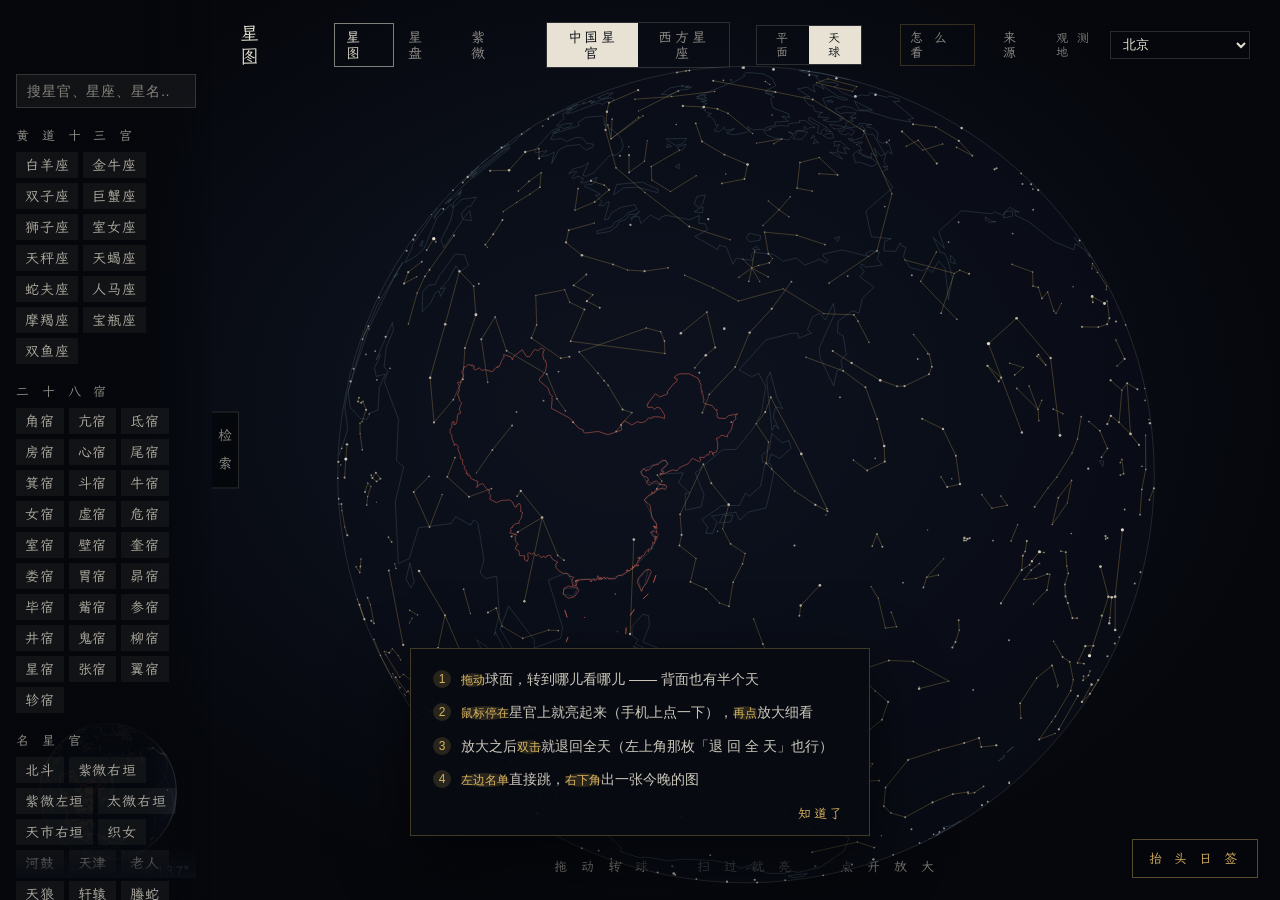
<file: web/index.html>
<meta charset="utf-8">
<html lang="zh-Hans">
<meta name="viewport" content="width=device-width,initial-scale=1">
<meta name="description" content="三百零八个中国星官、八十八个西方星座，同一片星空的两种读法。每一官每一座都附考据过的来历，可按观测地筛选。">
<meta name="theme-color" content="#05070c">
<meta property="og:title" content="星图 · 中国星官与西方星座">
<meta property="og:description" content="三百零八个中国星官、八十八个西方星座，同一片星空的两种读法。每一官每一座都附考据过的来历，可按观测地筛选。">
<meta property="og:type" content="website">
<meta property="og:image" content="https://hoongyu.github.io/xingtu/card.png">
<meta name="twitter:card" content="summary_large_image">
<title>星图 · 中国星官</title>
<link rel="stylesheet" href="engine.css?v=9d83b41f">
<div id="bar">
  <div id="title">星 图</div>
  <!-- 概念星图暂时从导航里撤下（页面与数据都还在，web/concept.html）。
     要放回来：在下面这行 nav 里加回
     <a href="concept.html">概 念</a> —— 就这一处，别的什么都不用动。 -->
<div id="nav"><a href="index.html" class="cur">星 图</a><a href="astro.html">星 盘</a><a href="ziwei.html">紫 微</a></div>
  <div class="seg"></div>
  <div id="where">
    <span id="lost"></span>
    <!-- 跟星盘那页同一枚。原来这一页把「再看一遍说明」挂在底部提示行后面
         那个小问号上，手机上只有 17 像素高，拇指够不着；而把整条 375 宽的
         横带做成可点，又会吞掉星图上的点击。放到顶栏，两头都解决。 -->
    <div id="howbtn" title="再看一遍怎么操作">怎 么 看</div>
    <div id="srcbtn">来 源</div>
    <select id="site"></select>
  </div>
</div>

<aside id="rail" class="scrollend">
  <input id="q" type="search" placeholder="搜星官、星座、星名…" autocomplete="off" spellcheck="false">
  <div id="hits"></div>
  <div id="secs"></div>
</aside>
<div id="railtoggle">检 索</div>

<div id="back"></div>
<div id="src"><div class="box"><div id="srcclose">关</div><h3>来 源 与 授 权</h3><div id="srcbody"></div></div></div>
<svg id="sky"></svg>
<div id="tip"></div>
<div id="card"></div>
<div id="hint">扫 过 就 亮 · 点 开 放 大</div>

<div id="panel">
  <div id="close">关</div>
  <div class="top"><h2 id="pn"></h2><span class="py" id="pp"></span><span class="en" id="pe"></span></div>
  <div class="facts" id="pf"></div>
  <p id="pt"></p>
</div>

<script type="module">
import { mount } from './engine.js?v=5a4e80c9';
import { CFG } from './sky.config.js?v=ace94b92';
mount(CFG);
</script>
</file>
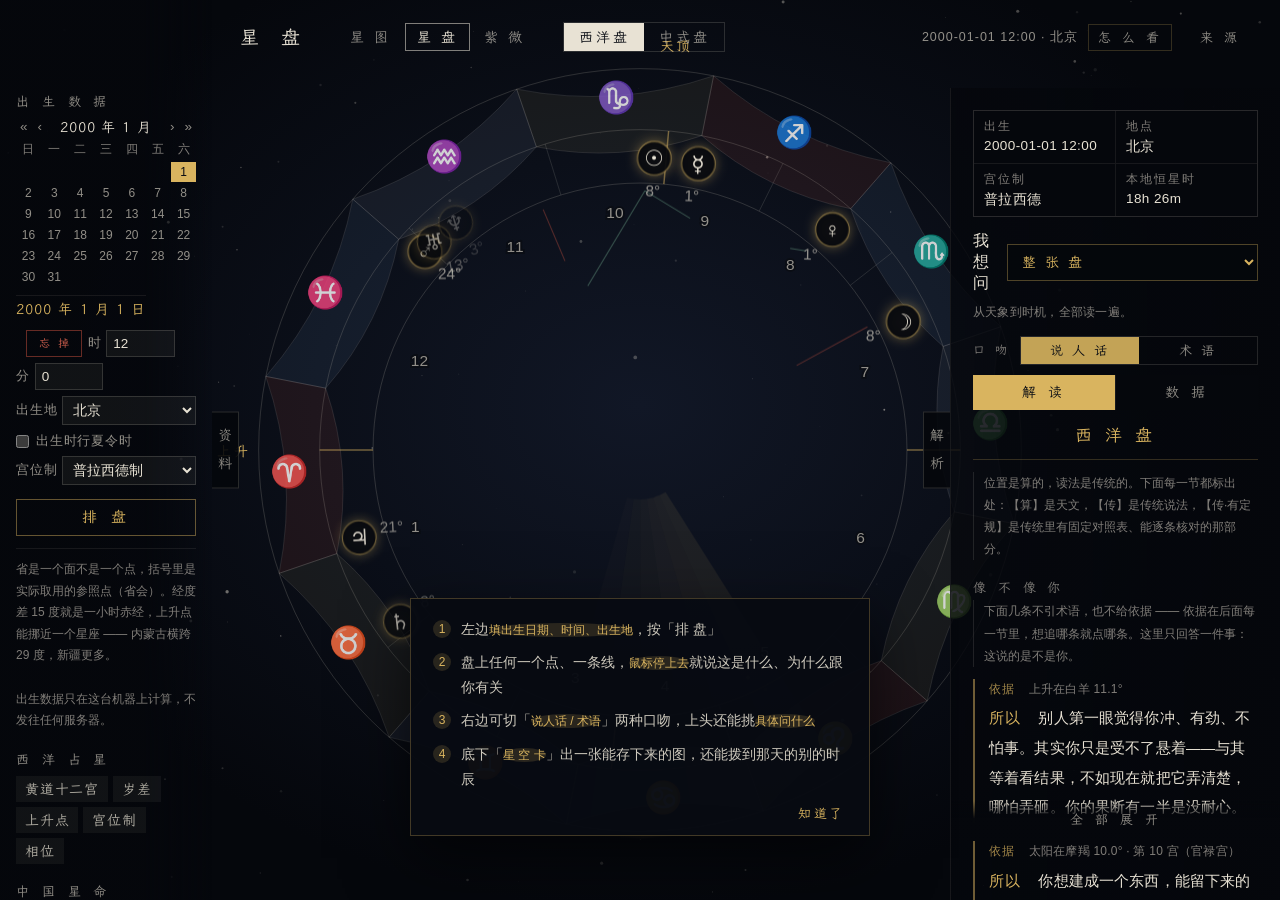
<file: web/astro.html>
<meta charset="utf-8">
<html lang="zh-Hans">
<meta name="viewport" content="width=device-width,initial-scale=1">
<meta name="description" content="真算的星盘：行星位置由历表计算，解读附术语与说人话两版。西洋按黄道十二宫，中式按赤道二十八宿——同一批行星，两套坐标。">
<meta name="theme-color" content="#05070c">
<meta property="og:title" content="星盘 · 西洋十二宫与中式二十八宿">
<meta property="og:description" content="行星位置真算，解读分术语与说人话两版。出生数据只在浏览器里算，不上传。">
<meta property="og:type" content="website">
<meta property="og:image" content="https://hoongyu.github.io/xingtu/card.png">
<meta name="twitter:card" content="summary_large_image">
<title>星盘 · 西洋十二宫与中式二十八宿</title>
<link rel="stylesheet" href="engine.css?v=9d83b41f">
<link rel="stylesheet" href="astro.css?v=347951b5">

<canvas id="dust"></canvas>
<div id="wheel">
  <div id="deck">
    <div class="lay" id="lay-asp"><svg></svg></div>
    <div class="lay" id="lay-ring"><svg></svg></div>
    <div class="lay" id="lay-body"><svg></svg></div>
  </div>
</div>

<div id="bar">
  <div id="title">星 盘</div>
  <!-- 概念星图暂时从导航里撤下（页面与数据都还在，web/concept.html）。
     要放回来：在下面这行 nav 里加回
     <a href="concept.html">概 念</a> —— 就这一处，别的什么都不用动。 -->
<div id="nav"><a href="index.html">星 图</a><a href="astro.html" class="cur">星 盘</a><a href="ziwei.html">紫 微</a></div>
  <div class="seg" id="modeseg">
    <button data-m="west" class="on">西洋盘</button>
    <button data-m="east">中式盘</button>
  </div>
  <div class="seg" id="cnseg">
    <button data-c="xiu" class="on">宿 盘</button>
    <button data-c="fenye">分 野</button>
  </div>
  <div id="where">
    <span id="stamp"></span>
    <!-- 说明原来只在头一回出现，关掉就再也调不回来。星图那页把它挂在
         底部提示行上，这页没有那一行，所以单给一个按钮，写法一致。 -->
    <div id="howbtn" title="再看一遍怎么看">怎 么 看</div>
    <div id="srcbtn">来 源</div>
  </div>
</div>

<aside id="rail">
  <div class="railsec">
    <h3>出 生 数 据</h3>
    <div class="form">
      <div id="cal"></div>
      <div id="dstamp"></div>
      <label>时 <input id="bh" type="number" min="0" max="23"></label>
      <label>分 <input id="bmin" type="number" min="0" max="59"></label>
      <label class="wide">出生地 <select id="bcity"></select></label>
      <label class="ck"><input id="bdst" type="checkbox"> 出生时行夏令时</label>
      <label class="wide">宫位制
        <select id="hsys">
          <option value="placidus">普拉西德制</option>
          <option value="whole">整宫制</option>
          <option value="equal">等宫制</option>
          <option value="porphyry">波菲利制</option>
        </select>
      </label>
      <button id="cast">排 盘</button>
    </div>
    <p class="privacy">省是一个面不是一个点，括号里是实际取用的参照点（省会）。经度差 15 度就是一小时赤经，上升点能挪近一个星座 —— 内蒙古横跨 29 度，新疆更多。<br><br>出生数据只在这台机器上计算，不发往任何服务器。</p>
  </div>
  <div id="secs"></div>
</aside>
<div id="railtoggle">资 料</div>

<div id="back">← 收 起</div>
<div id="cardbox"><div class="cbin">
  <div id="cardclose">关</div>
  <h3>出 生 星 空 卡</h3>
  <div id="cardhost"></div>
</div></div>

<div id="src"><div class="box"><div id="srcclose">关</div>
<h3>来 源 与 授 权</h3>
<div id="srcbody">
<h4>这一页的立场</h4>
<p><b>行星位置是真算的。</b>用 JPL 公布的行星近似轨道根数与 Meeus《天文算法》的
日月级数，1800–2050 年适用。校验方式是拿它去对三次日全食与两次月全食：
日食时日月黄经相差 0.04–0.06 度，月食时相差 179.96–180.00 度。这部分是天文。</p>
<p><b>怎么解读那个位置，是传统的说法。</b>占星有两千多年历史，
是一套完整的文化系统，但它不是预测科学。这一页把它当文化来讲 ——
词条写的是「传统上认为」，不是「事实上会」。两者在界面上分开标注。</p>

<h4>算法与数据</h4>
<p>行星：<a href="https://ssd.jpl.nasa.gov/planets/approx_pos.html" target="_blank" rel="noopener">JPL
Approximate Positions of the Major Planets</a>。日月：Meeus《Astronomical Algorithms》。
二十八宿的宿度由距星实测赤经算出，星表来自
<a href="https://doi.org/10.12149/100877" target="_blank" rel="noopener">NADC 中国古天文基础参考星表</a>（CC BY 4.0）。</p>

<h4>宫位制</h4>
<p>提供普拉西德、整宫、等宫、波菲利四种，默认普拉西德（最通行的一种）。</p>
<p>普拉西德一度没做，理由是「高纬度会失效、算法容易出错」。现在两条都有交代：
失效的地方明确退回波菲利 —— 到了极昼极夜，那一宫在数学上不存在，
不是精度问题；正确性拿一张已知盘逐条对过，
2000-01-01 12:00 UTC+2 柏林，十二宫与专业排盘器逐条相差都在 1 角分以内。</p>

<h4>隐私</h4>
<p>出生日期、时间、地点全部在浏览器里计算，不上传、不记录。
地点用内置的城市经纬度表，不调用任何地理编码服务。</p>
</div></div></div>

<div id="card"></div>

<aside id="read">
  <div id="sum"></div>
  <div id="ask">
    <span class="vl">我 想 问</span>
    <select id="askq"></select>
  </div>
  <div id="askhint"></div>
  <div id="voice">
    <span class="vl">口 吻</span>
    <div class="seg" id="plainseg">
      <button data-p="1" class="on">说 人 话</button>
      <button data-p="0">术 语</button>
    </div>
  </div>
  <div id="tabs">
    <button data-t="read" class="on">解 读</button>
    <button data-t="data">数 据</button>
  </div>
  <div id="tabread"></div>
  <div id="tabdata"></div>
  <div id="skipall">全 部 展 开</div>
  <div id="cardbtn">生 成 星 空 卡</div>
  <!-- 日签在星图那页。带上这里选的日子过去（写在 # 片段里，不进服务器日志），
       那边打开就是这一天的天，不用再挑一遍。 -->
  <a id="dailylink" href="index.html">看 这 一 天 的 天</a>
</aside>
<div id="readtoggle">解 析</div>

<div id="panel">
  <div id="close">关</div>
  <div class="top"><h2 id="pn"></h2><span class="py" id="pp"></span></div>
  <p id="pt"></p>
</div>

<script type="module">
import { mount } from './astro.js?v=c4d1b0de';
mount();
</script>
</file>
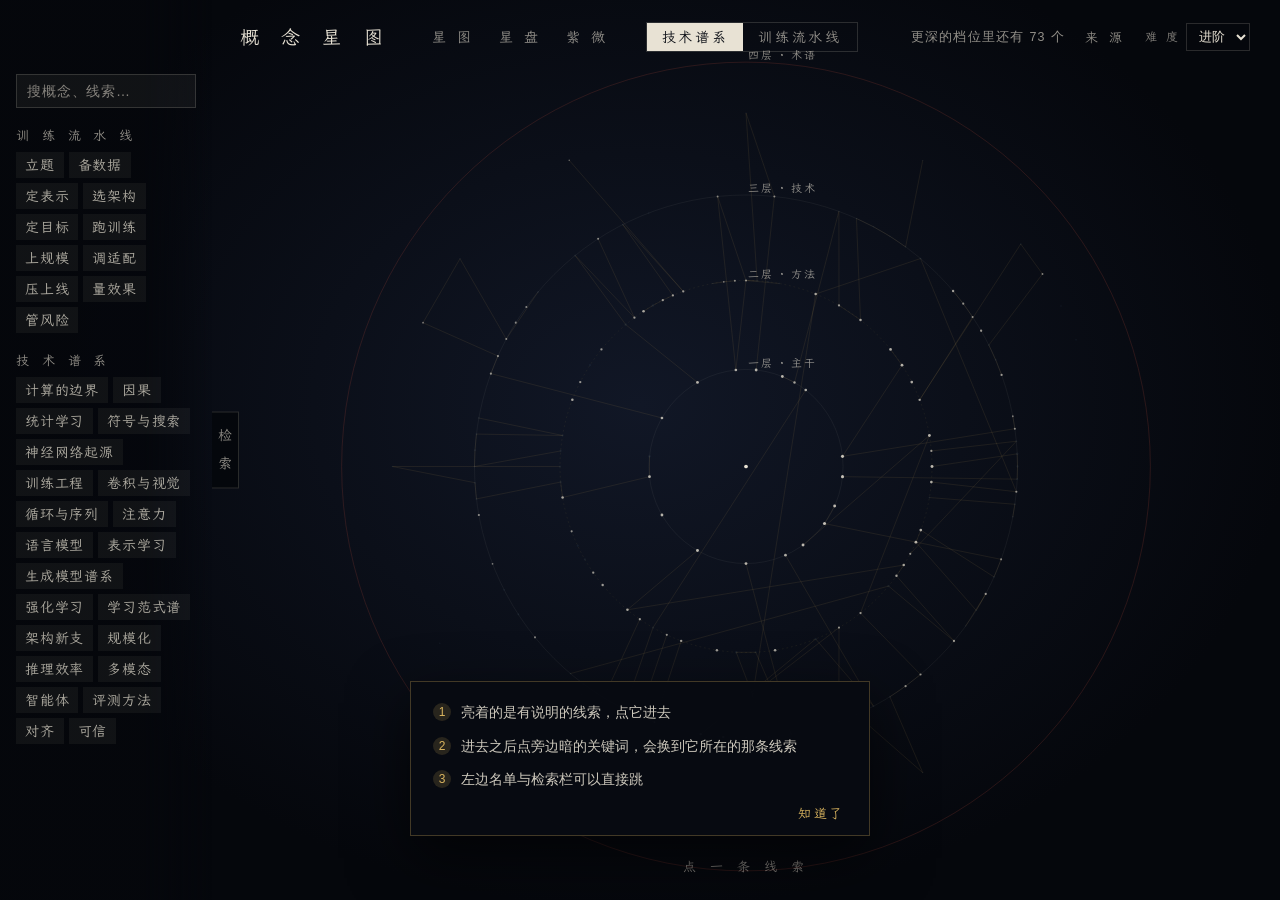
<file: web/concept.html>
<meta charset="utf-8">
<html lang="zh-Hans">
<meta name="viewport" content="width=device-width,initial-scale=1">
<meta name="description" content="把「人工智能」拆成一百六十一个关键词，按技术谱系与训练流水线两种划法呈现。">
<meta name="theme-color" content="#05070c">
<meta property="og:title" content="概念星图 · 人工智能">
<meta property="og:description" content="把「人工智能」拆成一百六十一个关键词，按技术谱系与训练流水线两种划法呈现。">
<meta property="og:type" content="website">
<meta property="og:image" content="https://hoongyu.github.io/xingtu/card.png">
<meta name="twitter:card" content="summary_large_image">
<title>概念星图 · 人工智能</title>
<link rel="stylesheet" href="engine.css?v=9d83b41f">
<div id="bar">
  <div id="title">星 图</div>
  <!-- 概念星图暂时从导航里撤下（页面与数据都还在，web/concept.html）。
     要放回来：在下面这行 nav 里加回
     <a href="concept.html">概 念</a> —— 就这一处，别的什么都不用动。 -->
<div id="nav"><a href="index.html">星 图</a><a href="astro.html">星 盘</a><a href="ziwei.html">紫 微</a></div>
  <div class="seg"></div>
  <div id="where">
    <span id="lost"></span>
    <div id="srcbtn">来 源</div>
    <select id="site"></select>
  </div>
</div>

<aside id="rail">
  <input id="q" type="search" placeholder="搜星官、星座、星名…" autocomplete="off" spellcheck="false">
  <div id="hits"></div>
  <div id="secs"></div>
</aside>
<div id="railtoggle">检 索</div>

<div id="back"></div>
<div id="src"><div class="box"><div id="srcclose">关</div><h3>来 源 与 授 权</h3><div id="srcbody"></div></div></div>
<svg id="sky"></svg>
<div id="tip"></div>
<div id="card"></div>
<div id="hint">点 一 颗 星 官</div>

<div id="panel">
  <div id="close">关</div>
  <div class="top"><h2 id="pn"></h2><span class="py" id="pp"></span><span class="en" id="pe"></span></div>
  <div class="facts" id="pf"></div>
  <p id="pt"></p>
</div>

<script type="module">
import { mount } from './engine.js?v=5a4e80c9';
import { CFG } from './concept.config.js?v=1abe96e7';
mount(CFG);
</script>
</file>
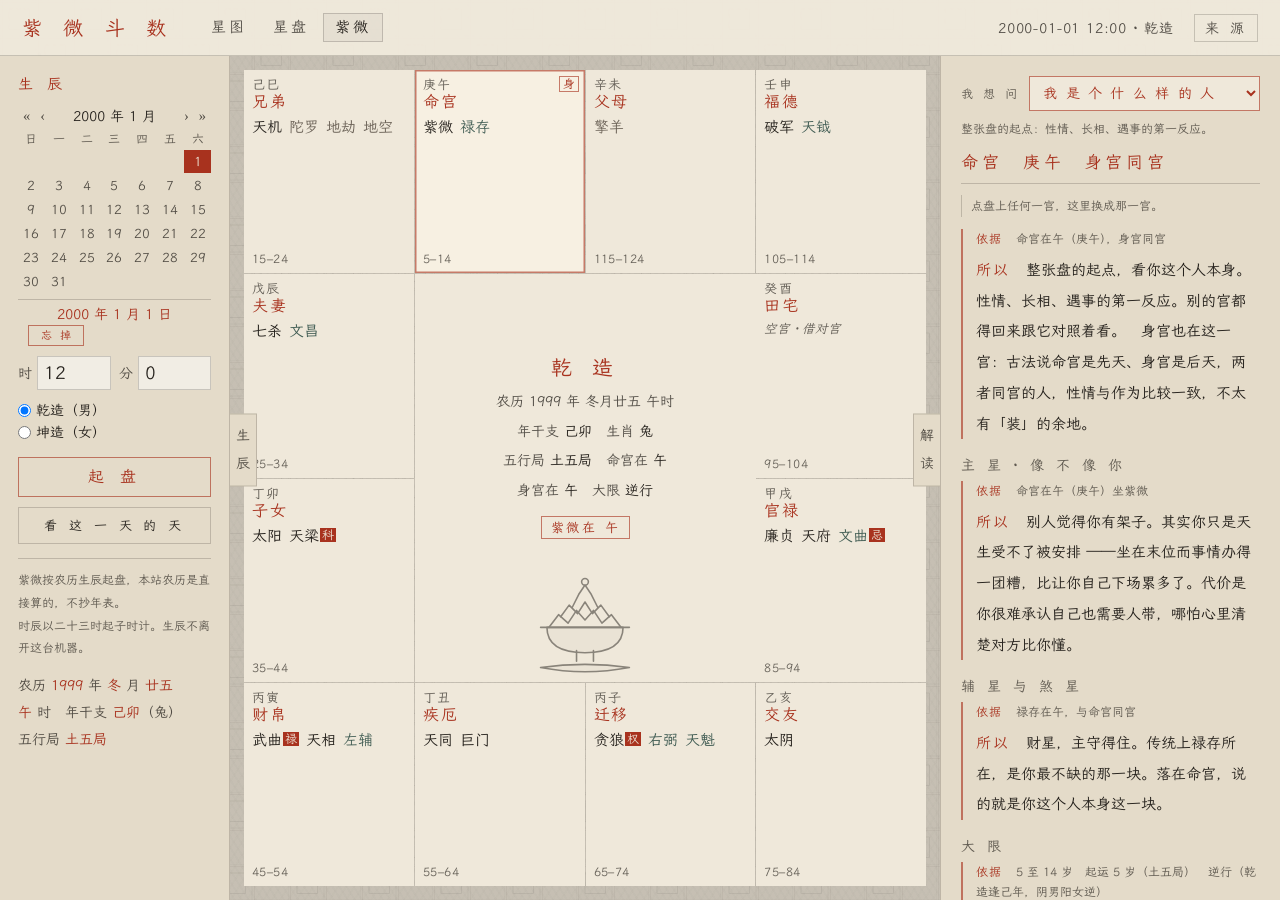
<file: web/ziwei.html>
<meta charset="utf-8">
<html lang="zh-Hans">
<meta name="viewport" content="width=device-width,initial-scale=1">
<meta name="description" content="紫微斗数排盘：农历直接算不抄年表，安紫微对照古法五个定局表逐日核过。方形十二宫，推法有定规，说法是传统。">
<meta name="theme-color" content="#efe8da">
<meta property="og:title" content="紫微斗数 · 十二宫排盘">
<meta property="og:description" content="农历直接算，安紫微逐日核过古法定局表。推法是有定规的，说法是传统的。">
<meta property="og:type" content="website">
<meta property="og:image" content="https://hoongyu.github.io/xingtu/card.png">
<meta name="twitter:card" content="summary_large_image">
<title>紫微斗数 · 十二宫排盘</title>
<link rel="stylesheet" href="ziwei.css?v=a9230b1b">

<!-- 纸上的陈设：窗棂、竹枝。都压得很淡，是纸纹不是画面 ——
     这一页真正要被读的是十二宫里的字。

     第一版这三样是我照着印象画的，反馈是「自己画的好丑」，属实。
     找过现成的：Iconify 全库搜「censer」零命中，「incense」只有一个
     game-icons 的奇幻风图标；stock 站的矢量要么要署名要么要钱；
     Lottie 得搭一个两百多 K 的运行时，而且现成的烟多是卡通风。
     所以改成第二条路：**不照印象画，照定规画**。
     窗棂按真窗的做法用双线（木棂是有厚度的，单线画出来是坐标纸）；
     竹叶按《芥子园画传》的「个」字「介」字撇，长宽比十比一、收笔出尖，
     由脚本按角度算出来，不靠我目测；香炉换成博山炉的形制，
     承盘、短柄、豆形炉身、山形镂空盖，那个轮廓是认得出来的。 -->
<svg id="zdeco" aria-hidden="true">
  <defs>
    <pattern id="zling" width="72" height="72" patternUnits="userSpaceOnUse">
      <!-- 双线：一根木棂两条边。间距 2.5，跟真窗的比例差不多 -->
      <path d="M0 0H72 M0 2.5H72 M0 36H72 M0 38.5H72
               M0 0V72 M2.5 0V72 M36 0V72 M38.5 0V72"/>
      <!-- 四角卡子花，步步锦的做法 -->
      <path d="M9 9H23 M9 9V23 M29.5 9H15.5 M29.5 9V23
               M9 29.5H23 M9 29.5V15.5 M29.5 29.5H15.5 M29.5 29.5V15.5"
            class="zka"/>
      <path d="M45 45H59 M45 45V59 M65.5 45H51.5 M65.5 45V59
               M45 65.5H59 M45 65.5V51.5 M65.5 65.5H51.5 M65.5 65.5V51.5"
            class="zka"/>
    </pattern>
  </defs>
  <rect width="100%" height="100%" fill="url(#zling)"></rect>
  <g class="zbam zbam-a"></g>
  <g class="zbam zbam-b"></g>
</svg>

<div id="zbar">
  <div id="ztitle">紫 微 斗 数</div>
  <nav id="znav">
    <!-- 概念星图暂时撤下，见别页同样的说明；要放回来在这里加
         <a href="concept.html">概念</a> -->
    <a href="index.html">星图</a>
    <a href="astro.html">星盘</a><a href="ziwei.html" class="cur">紫微</a>
  </nav>
  <div id="zstamp"></div>
  <div id="zsrcbtn">来 源</div>
</div>

<aside id="zform">
  <h3>生 辰</h3>
  <div id="zcal"></div>
  <div id="zdstamp"></div>
  <div class="zrow">
    <label>时 <input id="zh" type="number" min="0" max="23" value="12"></label>
    <label>分 <input id="zmin" type="number" min="0" max="59" value="0"></label>
  </div>
  <div class="zrow zsex">
    <label><input type="radio" name="zsex" value="m" checked> 乾造（男）</label>
    <label><input type="radio" name="zsex" value="f"> 坤造（女）</label>
  </div>
  <button id="zcast">起 盘</button>
  <!-- 同星盘：带着这里选的日子去星图看那一晚的天。 -->
  <a id="dailylink" href="index.html">看 这 一 天 的 天</a>
  <p class="znote">紫微按农历生辰起盘，本站农历是直接算的，不抄年表。<br>
    时辰以二十三时起子时计。生辰不离开这台机器。</p>
  <div id="zlunar"></div>
</aside>
<div id="zformtoggle">生 辰</div>

<main id="zgrid"></main>

<aside id="zread">
  <div id="zask">
    <span class="zvl">我 想 问</span>
    <select id="zaskq"></select>
  </div>
  <div id="zaskhint"></div>
  <div id="zbody"></div>
</aside>
<div id="zreadtoggle">解 读</div>

<div id="zsrc"><div class="zbox"><div id="zsrcclose">关</div>
<h3>来 源 与 授 权</h3>
<div id="zsrcbody"></div>
</div></div>

<script type="module">
import { mount } from './ziwei.page.js?v=a27d855f';
mount();
</script>
</file>
<file: web/engine.css>
/* 告诉浏览器这几页本来就是暗的，别再自动加一层「强制深色」。
   安卓 Chrome 与部分内置浏览器在系统夜间模式下会去反转页面颜色，
   碰上本来就是深底的页面，反出来的是一片糊。声明了它就不插手。 */
:root{
  color-scheme:dark;
  --void:#0a0d14;
  --void-deep:#05070c;
  --ink:#e8e2d4;
  /* 对比度实测过（相对 #05070c 底）：
       --ink        15.60:1
       --ink-dim     6.24:1   次要正文
       --ink-quiet   4.92:1   标签、单位这类三级信息
       --ink-faint   1.40:1   **只能描边，不能当字**
     旧的 --ink-dim 是 .42，只有 3.35:1；更糟的是 --ink-faint 被当文字
     用在十五处，包括脚注与整段说明 —— 那不是「淡」，是看不见。
     反馈原话是「夜间模式很多字看不清」，查下来根本不分白天黑夜。 */
  --ink-dim:rgba(232,226,212,.62);
  --ink-quiet:rgba(232,226,212,.54);
  --ink-faint:rgba(232,226,212,.16);
  --zhu:#d4614f;
  --gold:#d9b45f;
  /* 楷体放在末位兜底。Mac 有 Songti SC、Windows 有 SimSun 的话，
     浏览器根本不会去下这份 woff2 —— 只有前面都没命中时才下载。
     救的是安卓：那上头往往一个中文衬线体都没有，会退到默认无衬线，
     古风感当场没了。紫微那页则把它放在首位，因为那页要的就是楷。 */
  --song:"Songti SC","SimSun","Noto Serif CJK SC","LXGW WenKai Subset",serif;
  --hei:"PingFang SC","Microsoft YaHei","Noto Sans SC",sans-serif;
  --kai:"LXGW WenKai Subset","Kaiti SC","KaiTi","STKaiti",serif;
  --ease:cubic-bezier(.22,.92,.24,1);
}
*{box-sizing:border-box;margin:0;padding:0}
/* 霞鹜文楷，SIL OFL 授权，已裁到只剩本站用到的 2207 个字符（480 KB，
   源字体的 1.9%）。swap：字还没到时先用系统字显示，别让文字空着。 */
@font-face{
  font-family:"LXGW WenKai Subset";
  src:url('./wenkai-subset.woff2?v=93f1822e') format('woff2');
  font-weight:400;font-style:normal;font-display:swap;
}

html,body{height:100%;overflow:hidden}
body{
  background:var(--void-deep);color:var(--ink);font-family:var(--hei);
  background-image:radial-gradient(ellipse at 50% 45%,#111726 0%,#05070c 72%);
}
#sky{display:block;width:100vw;height:100vh;cursor:grab}
#sky.zoomed{cursor:default}

/* ── 星点 ───────────────────────────────────────── */
/* 亮度写在 --o 上。以前这条只由 @keyframes tw 消费，等于「不闪的星
   就没有亮度」—— 现在只有最亮的两百多颗在闪，其余的必须在这里拿到
   自己的亮度，否则会齐刷刷全亮成一片。 */
.star{fill:var(--ink);opacity:var(--o,1);transition:fill .5s ease}
.star.twinkle{animation:tw var(--dur) ease-in-out infinite;animation-delay:var(--del)}
/* 闪烁只给最亮的 240 颗（见 engine.js 的 TWINKLE_MAX）。
   落差原来是 .38：二等星闪到谷底只剩 2.21:1，比不闪的暗星还难看清。
   闪烁不编码任何信息，它只是活气 —— 不该拿可见性去换。改成 .55，
   二等星谷底 3.83:1，仍然看得出在闪。 */
@keyframes tw{
  0%,100%{opacity:var(--o)}
  50%    {opacity:calc(var(--o) * .55)}
}
.hit{fill:transparent;cursor:pointer}

/* ── 连线：三种状态 ─────────────────────────────
   静默（有讲解的星官常驻一道极淡轮廓，各自错相位缓慢呼吸）、
   悬停（整组亮起并加快闪动）、点开（逐段生长）。
   dashoffset 默认 0：只有要播生长动画时才由 .armed 拉回起点，
   否则轮廓被 dash 遮掉，全天图上什么都看不见。
   下面三条的先后顺序就是优先级，别调换。 */
.link{
  fill:none;stroke:var(--gold);stroke-width:.9;stroke-linecap:round;
  stroke-linejoin:round;opacity:0;
  stroke-dasharray:var(--len);stroke-dashoffset:0;
}
.link.lore{
  opacity:var(--rest);
  animation-name:breathe;animation-duration:var(--bdur);
  animation-timing-function:ease-in-out;animation-delay:var(--bdel);
  animation-iteration-count:infinite;
}
@keyframes breathe{
  0%,100%{opacity:calc(var(--rest) * .42)}
  50%    {opacity:var(--rest)}
}
.link.lit{
  stroke-width:1.25;
  animation-name:pulse;animation-duration:1.05s;animation-delay:0s;
  animation-timing-function:ease-in-out;animation-iteration-count:infinite;
}
@keyframes pulse{
  0%,100%{opacity:.38}
  50%    {opacity:.95}
}
.link.armed{stroke-dashoffset:var(--len);animation-name:none}
.link.draw{
  opacity:.85;animation-name:none;
  transition:stroke-dashoffset var(--grow) var(--ease) var(--wait),opacity .3s ease var(--wait);
  stroke-dashoffset:0;
}
/* 悬停命中：一条透明粗线盖住整组折线，比逐点找近星可靠得多 */
.linkhit{
  fill:none;stroke:transparent;stroke-width:11;pointer-events:stroke;cursor:pointer;
  stroke-linecap:round;stroke-linejoin:round;   /* 默认 butt 端帽会漏掉折线首尾那一点 */
}

/* 星官被选中时，成员星点亮 */
.star.member{fill:var(--gold)}
/* 缩进之后非成员星压暗。原来是 .16 —— 对比度 1.45:1，
   而这一行的注释写着「要能被看见并点中」，它做不到。.42 是 3.4:1。 */
.star.dimmed{opacity:.42 !important;animation:none}
.link.other{opacity:0 !important}

/* ── 星座插画 ───────────────────────────────────
   插画自带三颗锚星的像素坐标，三对「像素↔星位」定一个仿射变换，
   所以它跟星点的咬合是算出来的，不是摆出来的。
   高斯模糊走天球单位，于是越放大光晕越柔。*/
.fig{opacity:0;transition:opacity .9s var(--ease);pointer-events:none}
.fig.on{opacity:1}

/* ── 规（恒显圈 / 赤道 / 外规）─────────────────── */
.gui{fill:none;stroke:var(--ink-faint);stroke-width:.6}
.gui.equator{stroke:rgba(217,180,95,.22);stroke-dasharray:3 5}
.gui.horizon{stroke:rgba(201,80,63,.34);stroke-width:.9}
/* 图上的文字一律 calc(Npx * var(--sfs))：--sfs 由 engine.js 在每次
   viewBox 变化时写入，等于当前缩放的倒数，所以屏幕上的字号恒定。
   缺省 2.2 是全天图那一档的值，脚本还没跑时不至于小得看不见。 */
.gui-label{
  font-family:var(--song);font-size:calc(11px * var(--sfs,2.2));
  fill:var(--ink-dim);letter-spacing:.16em;
}

/* ── 星官名 ─────────────────────────────────────── */
.gname{
  font-family:var(--song);font-size:calc(14px * var(--sfs,2.2));
  fill:var(--ink);opacity:0;pointer-events:none;
  transition:opacity .55s ease;letter-spacing:.14em;
}
.gname.lit{opacity:.85}
/* 只有显出来的名字才接收鼠标，否则会被满屏不可见的文字误触 */
.gname.show{opacity:.92;pointer-events:auto;cursor:help}

/* ── 讲解面板 ───────────────────────────────────── */
#panel{
  position:fixed;left:0;right:0;bottom:0;padding:26px 30px 30px;
  background:linear-gradient(to top,rgba(5,7,12,.97) 55%,transparent);
  transform:translateY(101%);transition:transform .68s var(--ease);
  pointer-events:none;
}
#panel.show{transform:translateY(0);pointer-events:auto}
#panel .top{display:flex;align-items:baseline;gap:14px;flex-wrap:wrap;margin-bottom:12px}
#panel h2{font-family:var(--song);font-size:33px;font-weight:400;letter-spacing:.2em}
#panel .py{font-size:12.5px;color:var(--ink-dim);letter-spacing:.24em}
#panel .en{font-size:13.5px;color:var(--ink-dim);font-style:italic}
#panel .facts{display:flex;gap:22px;flex-wrap:wrap;font-size:13px;color:var(--ink-dim);margin-bottom:14px}
#panel .facts b{color:var(--gold);font-weight:500;font-variant-numeric:tabular-nums}
#panel p{font-size:15.5px;line-height:2;max-width:62ch;color:rgba(232,226,212,.86)}
#panel .todo{color:var(--ink-dim);font-style:italic}
#close{
  position:absolute;right:30px;top:26px;font-family:var(--song);font-size:13.5px;
  letter-spacing:.28em;color:var(--zhu);cursor:pointer;
  transition:transform .35s var(--ease)
}
#close:hover{transform:scale(1.12)}

/* ── 后退键 ─────────────────────────────────────
   右上角那个「关」太轻，点进去之后需要一个一眼看得见的出口。
   位置跟着检索栏收放走，不然会被压在栏底下。 */
#back{
  position:fixed;top:72px;left:32px;z-index:32;
  font-family:var(--song);font-size:14.5px;letter-spacing:.2em;
  color:var(--gold);background:rgba(5,7,12,.92);
  border:1px solid rgba(217,180,95,.42);padding:9px 17px;cursor:pointer;
  opacity:0;transform:translateX(-14px);pointer-events:none;
  transition:opacity .42s var(--ease),transform .42s var(--ease),
             background .25s ease,color .25s ease,left .5s var(--ease);
}
body:not(.rail-off) #back{left:244px}
body.open #back{opacity:1;transform:translateX(0);pointer-events:auto}
#back:hover{background:var(--gold);color:var(--void);border-color:var(--gold)}

/* ── 单星悬停卡 ─────────────────────────────────── */
#tip{
  position:fixed;z-index:40;pointer-events:none;opacity:0;
  transform:translate(-50%,-136%);transition:opacity .16s ease;
  background:rgba(10,13,20,.95);border:1px solid rgba(232,226,212,.14);
  padding:10px 14px;font-size:12.5px;line-height:1.9;min-width:150px;
  box-shadow:0 12px 40px rgba(0,0,0,.6);
}
#tip.on{opacity:1}
#tip .nm{font-family:var(--song);font-size:16.5px;letter-spacing:.1em;margin-bottom:5px}
#tip .k{color:var(--ink-dim);letter-spacing:.08em}
#tip .v{float:right;margin-left:20px;font-variant-numeric:tabular-nums;color:var(--gold)}
#tip .warn{color:var(--zhu);margin-top:5px;font-size:12px;letter-spacing:.06em}
#tip .note{color:rgba(232,226,212,.72);margin-top:8px;font-size:13px;
  line-height:1.8;max-width:250px;letter-spacing:.02em;
  border-top:1px solid rgba(232,226,212,.1);padding-top:7px}

/* ── 星官悬停卡：名字 + 一句来历 + 缩略图 ────────── */
#card{
  position:fixed;z-index:45;pointer-events:none;opacity:0;
  transform:translate(-50%,-116%);transition:opacity .18s ease;
  background:rgba(10,13,20,.96);border:1px solid rgba(217,180,95,.24);
  padding:13px 16px 14px;width:296px;
  box-shadow:0 14px 46px rgba(0,0,0,.66);
}
#card.on{opacity:1}
#card .hd{display:flex;align-items:center;gap:12px;margin-bottom:9px}
#card .mini{flex:none;width:54px;height:54px}
#card .mini path{fill:none;stroke:var(--gold);stroke-width:1.3;opacity:.9;
  stroke-linecap:round;stroke-linejoin:round}
#card .mini circle{fill:var(--ink)}
#card .cn{font-family:var(--song);font-size:20px;letter-spacing:.12em;line-height:1.3}
#card .ce{font-size:12px;color:var(--ink-dim);letter-spacing:.12em;margin-top:4px}
#card .cb{font-size:13.5px;line-height:1.9;color:rgba(232,226,212,.82)}
#card .cb.todo{color:var(--ink-dim);font-style:italic}

/* ── 左侧检索栏 ─────────────────────────────────── */
#rail{
  position:fixed;left:0;top:0;bottom:0;width:212px;z-index:30;
  background:linear-gradient(to right,rgba(5,7,12,.94) 68%,rgba(5,7,12,0));
  padding:74px 16px 22px;overflow-y:auto;overscroll-behavior:contain;
  transition:transform .5s var(--ease);
  scrollbar-width:thin;scrollbar-color:rgba(232,226,212,.16) transparent;
}
#rail::-webkit-scrollbar{width:5px}
#rail::-webkit-scrollbar-thumb{background:rgba(232,226,212,.16)}
body.rail-off #rail{transform:translateX(-100%)}
#railtoggle{
  position:fixed;left:0;top:50%;z-index:31;transform:translateY(-50%);
  writing-mode:vertical-rl;font-family:var(--song);font-size:13.5px;
  letter-spacing:.34em;color:var(--ink-dim);background:rgba(5,7,12,.9);
  border:1px solid var(--ink-faint);border-left:none;padding:14px 5px;
  cursor:pointer;transition:color .3s ease,left .5s var(--ease);
}
#railtoggle:hover{color:var(--gold)}
body:not(.rail-off) #railtoggle{left:212px}

#q{
  width:100%;background:rgba(232,226,212,.05);border:1px solid var(--ink-faint);
  color:var(--ink);font-family:var(--hei);font-size:14px;padding:8px 10px;
  letter-spacing:.06em;outline:none;transition:border-color .3s ease;
}
#q:focus{border-color:rgba(217,180,95,.5)}

/* ── 焦点看得见 ────────────────────────────────────
   全站原来只有三条 :focus 规则，也就是说键盘走到哪儿基本看不出来。
   一条通则解决：**只在键盘操作时画**（:focus-visible，鼠标点击不画），
   金色细线加两像素外扩，跟这个站别的强调一致。
   放在这里而不是各控件里 —— 以后新加的控件自动就有。 */
:where(a, button, select, input, textarea, [tabindex], [role="button"]):focus-visible{
  outline:2px solid var(--gold);
  outline-offset:2px;
}
/* 星图上的星与连线是 SVG，外扩画不出来，改成描一圈 */
:where(#sky .linkhit, #sky .hit):focus-visible{outline:none;stroke:var(--gold)}
#q::placeholder{color:var(--ink-quiet)}

.railsec{margin-top:20px}
.railsec h3{
  font-family:var(--song);font-size:13px;font-weight:400;letter-spacing:.3em;
  color:var(--ink-dim);margin-bottom:9px;
}
.chips{display:flex;flex-wrap:wrap;gap:5px}
.chip{
  font-family:var(--song);font-size:13.5px;letter-spacing:.06em;
  color:rgba(232,226,212,.74);background:rgba(232,226,212,.05);
  border:1px solid transparent;padding:4px 8px;cursor:pointer;
  transition:color .22s ease,background .22s ease,border-color .22s ease;
}
.chip:hover{color:var(--void);background:var(--gold);border-color:var(--gold)}
.chip.cur{color:var(--gold);border-color:rgba(217,180,95,.45)}

#hits{margin-top:12px}
#hits .hit-row{
  display:flex;align-items:baseline;gap:8px;padding:6px 8px;cursor:pointer;
  border-left:2px solid transparent;transition:background .2s ease,border-color .2s ease;
}
#hits .hit-row:hover,#hits .hit-row.sel{background:rgba(232,226,212,.07);border-left-color:var(--gold)}
#hits .hn{font-family:var(--song);font-size:15px;letter-spacing:.06em}
#hits .hm{font-size:12px;color:var(--ink-dim);letter-spacing:.1em;margin-left:auto}
#hits .hw{font-size:12px;color:var(--ink-dim)}
#hits .none{font-size:13px;color:var(--ink-dim);padding:8px;font-style:italic}

/* ── 页间导航 ───────────────────────────────────── */
#nav{display:flex;gap:2px;margin-left:4px}
#nav a{
  font-family:var(--song);font-size:13.5px;letter-spacing:.2em;
  color:var(--ink-dim);text-decoration:none;padding:5px 11px;
  border:1px solid transparent;transition:color .3s ease,border-color .3s ease;
}
#nav a:hover{color:var(--gold)}
#nav a.cur{color:var(--ink);border-color:var(--ink-quiet)}

/* ── 来源面板 ───────────────────────────────────
   不是装饰。Free Art License 第 2.2 条要求分发时署名并指明原件出处，
   CC BY / CC BY-SA 同样要求署名。这一层是履行义务的地方，别删。 */
/* 「怎 么 看」跟「来 源」同一套样式，并排放 —— 两个都是「想多知道一点」
   的入口，长得一样就不用学第二遍。
   说明只讲一次、关掉就再也调不回来，跟「不知道怎么操作」是同一件事。 */
#howbtn,#srcbtn{
  font-family:var(--song);font-size:12.5px;letter-spacing:.24em;
  color:var(--ink-dim);cursor:pointer;padding:5px 9px;
  border:1px solid transparent;transition:color .3s ease,border-color .3s ease;
}
#howbtn{margin-right:8px;border-color:rgba(217,180,95,.22)}
#howbtn:hover,#srcbtn:hover{color:var(--gold);border-color:rgba(217,180,95,.35)}
#src{
  position:fixed;inset:0;z-index:60;display:flex;align-items:center;
  justify-content:center;background:rgba(3,5,9,.82);
  opacity:0;pointer-events:none;transition:opacity .35s var(--ease);
}
#src.on{opacity:1;pointer-events:auto}
#src .box{
  background:#080b12;border:1px solid rgba(232,226,212,.14);
  max-width:640px;max-height:82vh;overflow-y:auto;padding:34px 38px 30px;
  transform:translateY(14px);transition:transform .35s var(--ease);
  box-shadow:0 30px 90px rgba(0,0,0,.7);
}
#src.on .box{transform:translateY(0)}
#src h3{
  font-family:var(--song);font-size:19px;font-weight:400;letter-spacing:.28em;
  margin-bottom:18px;color:var(--ink);
}
#src h4{
  font-family:var(--song);font-size:14px;font-weight:400;letter-spacing:.2em;
  color:var(--gold);margin:18px 0 6px;
}
#src p{font-size:14px;line-height:1.95;color:rgba(232,226,212,.78);margin-bottom:8px}
#src a{color:var(--gold);text-decoration:none;border-bottom:1px solid rgba(217,180,95,.3)}
#src a:hover{border-bottom-color:var(--gold)}
#src .fine{font-size:13px;color:var(--ink-dim);line-height:1.9;margin-top:16px}
#srcclose{
  position:absolute;right:26px;top:22px;font-family:var(--song);font-size:13.5px;
  letter-spacing:.28em;color:var(--zhu);cursor:pointer;
}

/* ── 顶部控制 ───────────────────────────────────── */
#bar{
  position:fixed;top:0;left:0;right:0;padding:22px 30px;display:flex;
  transition:padding-left .5s var(--ease);
  align-items:center;gap:26px;pointer-events:none;
}
#bar>*{pointer-events:auto}
#title{font-family:var(--song);font-size:19px;letter-spacing:.4em}
.seg{display:flex;border:1px solid var(--ink-faint)}
.seg button{
  background:none;border:none;color:var(--ink-dim);font-family:var(--song);
  font-size:13.5px;letter-spacing:.2em;padding:6px 15px;cursor:pointer;
  transition:color .3s ease,background .3s ease;
}
.seg button.on{color:var(--void);background:var(--ink)}
#where{
  margin-left:auto;font-size:12.5px;color:var(--ink-dim);letter-spacing:.1em;
  display:flex;align-items:center;gap:10px;
}
/* ── 日签 ─────────────────────────────────────────
   入口摆在右下角，跟左下角的小地球对称。卡本身是 canvas 画的
   （card.js），这里只管遮罩与那张图 —— 图必须是 <img>，
   微信里长按 canvas 存不下来，长按 img 可以。 */
#dailybtn{
  position:fixed;right:22px;bottom:22px;z-index:31;cursor:pointer;
  font-family:var(--song);font-size:13px;letter-spacing:.28em;
  color:var(--gold);background:rgba(5,7,12,.9);
  border:1px solid rgba(217,180,95,.4);padding:11px 16px;
  transition:background .25s ease,color .25s ease;
}
#dailybtn:hover{background:var(--gold);color:var(--void)}
#cardbox{
  position:fixed;inset:0;z-index:70;display:none;
  background:rgba(3,5,9,.93);overflow-y:auto;
  padding:34px 18px calc(34px + env(safe-area-inset-bottom));
}
#cardbox.on{display:block}
.cbin{max-width:460px;margin:0 auto;position:relative}
.cbin h3{font-family:var(--song);font-size:15px;letter-spacing:.34em;
  color:var(--gold);text-align:center;margin-bottom:18px}
#cardclose{position:absolute;right:0;top:-6px;font-family:var(--song);
  font-size:14px;letter-spacing:.28em;color:var(--zhu);cursor:pointer;padding:4px 8px}
.cardimg{display:block;width:100%;height:auto;box-shadow:0 18px 60px rgba(0,0,0,.7)}

/* 生辰旁边那个「忘 掉」。存着才出现 —— 没存过就不该有这个字，
   它一出现就等于在说「这儿记了东西」。 */
.forget{background:none;border:1px solid rgba(201,80,63,.5);color:var(--zhu);
  font-family:var(--song);font-size:11px;letter-spacing:.2em;
  padding:3px 9px 3px 12px;margin-left:10px;cursor:pointer;vertical-align:middle}
.forget:hover{background:rgba(201,80,63,.14)}

/* ── 滚到头了没有 ────────────────────────────────
   两端各一道渐隐，只在**那个方向还有内容**时才画。
   用 ::before/::after 贴在滚动容器上（sticky 才跟得住滚动），
   不用 mask-image —— mask 会把内容本身也吃掉一截，
   而这里要的是「上面还压着东西」的感觉，不是把字擦淡。 */
.scrollend{position:relative}
.scrollend::before,.scrollend::after{
  content:'';position:sticky;left:0;display:block;height:34px;
  pointer-events:none;opacity:0;transition:opacity .22s ease;z-index:2;
}
.scrollend::before{top:0;margin-bottom:-34px;
  background:linear-gradient(to bottom,var(--void),transparent)}
.scrollend::after{bottom:0;margin-top:-34px;
  background:linear-gradient(to top,var(--void),transparent)}
.scrollend.more-up::before,.scrollend.more-down::after{opacity:1}

/* ── 拨时刻 ───────────────────────────────────────
   卡有两副面孔：拖的时候是 canvas（重画一次两毫秒，跟得上手），
   停下来换成 <img>（微信里存图靠长按图片，canvas 长按不出菜单）。
   两者同一个长宽比，所以直接换 display，版面不跳。 */
.cardwrap{position:relative}
.cardwrap .cardlive{display:none;width:100%;height:auto;
  box-shadow:0 18px 60px rgba(0,0,0,.7)}
.cardwrap.live .cardlive{display:block}
.cardwrap.live .cardimg{display:none}

.cardaxis{margin-top:14px}
.cardrng{-webkit-appearance:none;appearance:none;display:block;width:100%;
  height:26px;background:transparent;cursor:pointer}
.cardrng:focus-visible{outline:1px solid var(--gold);outline-offset:4px}
.cardrng::-webkit-slider-runnable-track{height:1px;background:rgba(232,226,212,.28)}
.cardrng::-moz-range-track{height:1px;background:rgba(232,226,212,.28)}
/* 拇指做成一枚小方印，跟卡上那枚朱印同一个语言，不用圆钮 */
.cardrng::-webkit-slider-thumb{-webkit-appearance:none;appearance:none;
  width:13px;height:13px;margin-top:-6px;background:var(--gold);
  border:none;border-radius:0;transform:rotate(45deg)}
.cardrng::-moz-range-thumb{width:13px;height:13px;background:var(--gold);
  border:none;border-radius:0}
.cardmark{display:flex;align-items:baseline;justify-content:space-between;
  gap:12px;margin-top:2px;min-height:20px}
.cardmark .cm{font-family:var(--song);font-size:13px;letter-spacing:.16em;
  color:var(--ink-dim)}
.cmhome{background:none;border:none;padding:0;cursor:pointer;
  font-family:var(--song);font-size:12px;letter-spacing:.2em;color:var(--gold)}
.cmhome[hidden]{display:none}

/* ── 日签的视觉指引：这张卡是拿来对照的 ──────────────
   一张「今晚的天」自己说不出什么，得有个对照面 ——
   你出生那天头顶是什么样，今晚又是什么样。所以两个锚点摆在轴下面。 */
.cardguide{margin-top:10px;font-family:var(--song);font-size:12.5px;
  letter-spacing:.16em;color:var(--ink-quiet);text-align:center}
.cardanchor{display:flex;flex-wrap:wrap;gap:8px;justify-content:center;margin-top:9px}
.canch{background:none;border:1px solid rgba(232,226,212,.22);color:var(--ink-dim);
  font-family:var(--song);font-size:12.5px;letter-spacing:.2em;
  padding:6px 13px 6px 16px;cursor:pointer;transition:color .25s,border-color .25s}
.canch:hover{color:var(--gold);border-color:rgba(217,180,95,.5)}
.canch.on{color:var(--void);background:var(--gold);border-color:var(--gold)}
.canch-pick{border-style:dashed}
.cardlink{font-size:12px;color:var(--gold);text-decoration:none;align-self:center;
  border-bottom:1px solid rgba(217,180,95,.35)}

/* ── 滚轮选日期 ────────────────────────────────────
   五行高（5×34=170），第三行是选中位。上下各垫两格空的，
   头一项和末一项才能滚到中间那条线上 —— card.js 里的
   scrollTop = i×34 正是按这个几何来的，改高度就要一起改。
   不用 <input type="date">：各家长相差太远，微信里唤起的是系统面板，
   整页的语气当场断掉。这张卡通篇竖排小字与朱印，日期控件也该是同一套。 */
.cwbox{max-height:0;overflow:hidden;transition:max-height .32s var(--ease)}
.cwbox.on{max-height:210px}
.cwheel{position:relative;display:flex;gap:6px;height:170px;margin-top:12px}
.cwcol{flex:1;overflow-y:auto;scroll-snap-type:y mandatory;
  scrollbar-width:none;-ms-overflow-style:none;text-align:center}
.cwcol::-webkit-scrollbar{display:none}
/* 必须是 center：card.js 里 scrollTop = i×34 是按「把第 i 项摆到
   中间那条线上」推的（上下各两格空垫 + 五行高）。写 start 的话浏览器会把
   条目顶边贴到容器顶边，跟这个算式差整整两格 —— 实测设 2 月落到 3 月。 */
.cwit{height:34px;line-height:34px;scroll-snap-align:center;
  font-family:var(--song);font-size:14px;letter-spacing:.08em;
  color:var(--ink-quiet);cursor:pointer}
.cwit.off{opacity:.28}
.cwpad{height:34px}
.cwline{position:absolute;left:0;right:0;top:68px;height:34px;pointer-events:none;
  border-top:1px solid rgba(217,180,95,.35);border-bottom:1px solid rgba(217,180,95,.35)}

/* ── 转发：一句话，不是按钮 ─────────────────────────
   微信里网页唤不起分享面板（理由见 card.js），一个多数时候点了只弹一句
   说明的按钮，不如一开始就把那句说明摆出来 —— 而且要摆得看得见。
   所以给它朱线、给它加粗、给它足够的留白：它是这一屏上仅次于图的东西。 */
.cardshare-tip{
  margin-top:14px;padding:11px 14px 11px 17px;text-align:center;
  font-family:var(--song);font-size:13.5px;line-height:1.8;letter-spacing:.1em;
  color:var(--ink-dim);border:1px solid rgba(212,97,79,.42);
  background:rgba(212,97,79,.07);
}
.cardshare-tip b{color:var(--zhu);font-weight:400;letter-spacing:.18em}

.cardbar{display:flex;align-items:center;gap:14px;margin-top:16px;
  justify-content:center;flex-wrap:wrap}
.cardsave{font-family:var(--song);font-size:14px;letter-spacing:.3em;
  color:var(--void);background:var(--gold);padding:11px 26px;text-decoration:none}
#cardwait{text-align:center;color:var(--ink-dim);font-size:14px;padding:60px 0;
  font-family:var(--song);letter-spacing:.2em}
@media (max-width:820px){
  #dailybtn{right:12px;bottom:calc(66px + env(safe-area-inset-bottom));font-size:13px}
}

/* ── 小地球 ───────────────────────────────────────
   天球回答「你头顶上是什么」，它回答「你站在哪」。
   只在天球模式下出现，摆在左下角，不挡盘面。 */
#earth{
  position:fixed;left:22px;bottom:22px;width:172px;height:172px;
  z-index:12;display:none;pointer-events:none;
}
body.sphere #earth{display:block}
/* 拖动时不压暗：它现在正是要看的那样东西 */
body.spinning #earth{opacity:1}
.eball{fill:rgba(18,26,42,.72);stroke:none}
.egrat{fill:none;stroke:rgba(232,226,212,.13);stroke-width:.7}
.ecoast{fill:none;stroke:rgba(232,226,212,.42);stroke-width:.9;
  stroke-linejoin:round;stroke-linecap:round}
.espot{fill:rgba(217,180,95,.5)}
.ehere{fill:var(--zhu)}
.ehalo{fill:none;stroke:var(--zhu);stroke-width:1;opacity:.6}
.elimb{fill:none;stroke:rgba(232,226,212,.28);stroke-width:1}
.elabel{font-family:var(--song);font-size:13px;fill:var(--ink-dim);
  text-anchor:middle;letter-spacing:.1em}
@media (max-width:820px){
  #earth{width:118px;height:118px;left:12px;
    bottom:calc(62px + env(safe-area-inset-bottom))}
}

/* ── 地影：天球上那层地 ───────────────────────────
   跟星点刻意分开：星与星官是金的实线，这一层是青灰的细线，
   中国疆域走朱色，十二州是朱点带名。
   一眼分得出上面那层是天、底下那层是地。 */
.skland{fill:none;stroke:rgba(126,166,182,.34);stroke-width:.9;
  stroke-linejoin:round;stroke-linecap:round;pointer-events:none}
.skchina{fill:none;stroke:rgba(212,97,79,.62);stroke-width:1.5;
  stroke-linejoin:round;stroke-linecap:round;pointer-events:none}
/* 小地球上的中国疆域，同一套颜色 */
.echina{fill:none;stroke:rgba(212,97,79,.8);stroke-width:1.1;
  stroke-linejoin:round;stroke-linecap:round}

/* 天顶标记。球面模式下它永远在正中 —— 球就是绕着它转的。 */
.zenith circle,.zenith line{fill:none;stroke:var(--zhu);stroke-width:1.2}
.zenith circle:first-child{fill:var(--zhu);stroke:none}
.zenith .zring{stroke-dasharray:3 4;opacity:.8}
.zenith .zlabel{
  font-family:var(--song);font-size:calc(12px * var(--sfs,2.2));
  fill:var(--zhu);text-anchor:middle;letter-spacing:.1em;
  paint-order:stroke;stroke:rgba(5,7,12,.85);stroke-width:calc(3px * var(--sfs,2.2));
}
/* 地平圈：那座城此刻真正的「看得见到此为止」，跟外规不是一回事 */
.gui.zenring{stroke:rgba(212,97,79,.42);stroke-dasharray:6 5;fill:none}

/* ── 平面／天球 ───────────────────────────────────
   拖动时盖上去的那张 canvas。它只在拖的那几百毫秒里存在感 ——
   松手就换回 SVG，交互（点、悬停、名字）全在 SVG 那边。 */
#spin{
  position:fixed;inset:0;z-index:1;display:none;pointer-events:none;
}
body.spinning #spin{display:block}
body.spinning #sky{visibility:hidden}
/* touch-action 必须关掉，否则手机上一拖是页面在滚，不是图在动 ——
   pointermove 收得到事件，但浏览器已经把它当成滚动手势接管了。 */
#sky.zoomed{cursor:grab;touch-action:none}
body.sphere #sky{touch-action:none}
body.panning #sky.zoomed{cursor:grabbing}
body.sphere #sky{cursor:grab}
body.sphere.spinning #sky{cursor:grabbing}
/* 球的边缘：不是天上的圈，是「这个球到此为止」，所以比三规更淡 */
.gui.limb{fill:rgba(12,16,26,.5);stroke:rgba(232,226,212,.20);stroke-width:1}
.viewseg{margin-right:2px}
.viewseg button{font-size:12px;padding:5px 11px;letter-spacing:.16em}

.sitelab{font-family:var(--song);font-size:12px;letter-spacing:.2em;
  color:var(--ink-quiet);margin-right:-4px}
#where select{
  background:none;border:1px solid var(--ink-faint);color:var(--ink);
  font-family:var(--hei);font-size:12.5px;padding:5px 8px;cursor:pointer;
}
#where select option{background:#0a0d14}
#hint{
  position:fixed;left:0;right:0;bottom:26px;text-align:center;
  font-family:var(--song);font-size:12.5px;letter-spacing:.36em;color:var(--ink-quiet);
  transition:opacity .4s ease;pointer-events:none;
}
body:not(.rail-off) #bar{padding-left:240px}
body:not(.rail-off) #panel{padding-left:242px}
body:not(.rail-off) #hint{padding-left:212px}
#panel,#hint{transition:padding-left .5s var(--ease)}
body.open #hint{opacity:0}

/* ══ 手机 ══════════════════════════════════════════
   桌面版整套是「鼠标 + 宽屏」的假设：侧栏 212px 推开正文、
   顶栏一行排开、提示卡跟着指针走。这三条在 375px 上全不成立 ——
   实测侧栏占屏 57%，顶栏内容 692px 溢出到屏外（「来源」按钮
   落在 x=589，够不着），提示卡出现在手指底下自己挡自己。

   所以这一层不是「缩小一点」，是换一套摆法：
   侧栏改成默认收起的浮层，控制键沉到拇指够得着的底部，
   提示卡钉在屏幕下沿而不是跟手指。 */
@media (max-width: 820px){
  /* 手机浏览器的地址栏会吃掉 vh。dvh 跟着可视区变。 */
  #sky{height:100dvh}

  /* 侧栏改浮层：不再推开正文，盖上去，外面点一下就收 */
  #rail{
    width:min(300px,84vw);padding:64px 16px calc(22px + env(safe-area-inset-bottom));
    background:rgba(5,7,12,.97);border-right:1px solid rgba(232,226,212,.1);
    box-shadow:14px 0 40px rgba(0,0,0,.5);
  }
  body:not(.rail-off)::before{
    content:'';position:fixed;inset:0;z-index:29;background:rgba(3,5,9,.55);
  }
  /* 浮层不推正文，那些让位的内边距全部取消 */
  body:not(.rail-off) #bar,
  body:not(.rail-off) #panel,
  body:not(.rail-off) #hint{padding-left:14px}
  body:not(.rail-off) #back{left:12px}
  body:not(.rail-off) #railtoggle{left:12px}

  /* 控制键沉到底部。竖排小条在手机上又难认又难点，改成横排方块，
     高度按 44px 走 —— 那是拇指点得准的下限。 */
  #railtoggle{
    left:12px;bottom:calc(14px + env(safe-area-inset-bottom));top:auto;
    transform:none;writing-mode:horizontal-tb;letter-spacing:.2em;
    font-size:13.5px;padding:12px 16px;border-left:1px solid var(--ink-faint);
    z-index:32;background:rgba(5,7,12,.94);
  }

  /* 顶栏：允许换行，把字号和间距压到能塞进 375px */
  #bar{padding:12px 14px;gap:7px 10px;flex-wrap:wrap}
  #title{font-size:15.5px;letter-spacing:.24em}
  #nav{margin-left:0;gap:1px}
  #nav a{font-size:12.5px;padding:4px 8px;letter-spacing:.12em}
  .seg button{font-size:12.5px;padding:5px 10px;letter-spacing:.12em}
  #where{gap:6px;font-size:12px}
  /* ── 手指点得准的下限 ────────────────────────────
     实测这一屏上顶栏导航与分段控件只有 25 高、星官钮 32、
     弹层的「关」30×24。最要紧的是那两个「关」：卡住的时候它是出口，
     它们按 44 走（Apple 的下限，也是 WCAG 2.5.5）。

     一度为了省顶栏高度把它们降到 40，理由是「顶栏从 120 涨到 172，
     天球只剩 340 宽」。**那个理由是错的**：竖屏手机上球由**宽度**限死
     （min(375,812)=375），顶栏高矮根本不影响球的大小。实测球占 256–596，
     可用带 166–686，上下各富余 90 像素，既没缩小也没被裁。
     降到 40 换来六像素顶栏高度和零收益，所以改回 44。
     星官钮仍用 40：六十来枚全按 44 会把侧栏拉长将近一半，
     而它是横向排开的，40 已经过了拇指的准头线。 */
  #nav a,#bar .seg button,.viewseg button{min-height:44px;display:flex;
    align-items:center;justify-content:center}
  .chip{min-height:40px;display:flex;align-items:center}

  /* 顶栏左上角那个「星 图」跟 nav 里当前那一项是同一个词，隔十个像素
     出现两次。桌面上宽裕，手机上它白占一行的高度。nav 的 .cur 已经
     说清在哪一页了，这儿藏掉。 */
  #bar #title{display:none}
  #srcclose,#close,#cardclose{min-width:44px;min-height:44px;display:flex;
    align-items:center;justify-content:center}
  #where select{min-height:44px}

  #back,#railtoggle{min-height:44px}
  #howbtn,#srcbtn{font-size:12px;padding:5px 8px;letter-spacing:.16em;min-height:44px;
    display:flex;align-items:center;
    border-color:var(--ink-quiet)}

  /* 后退键：桌面在左上，手机上挪到顶栏底下，别压着标题 */
  #back{top:auto;bottom:calc(70px + env(safe-area-inset-bottom));left:12px;
    font-size:13.5px;padding:11px 15px}

  /* 详情抽屉：限高并可滚，否则长词条会顶满整屏没法退出 */
  /* 限高 52dvh 而不是更高：抽屉是从底下升上来的，太高会把刚点开的
     星官整个盖住 —— 讲解和被讲解的东西得同屏。长词条在里面滚。 */
  #panel{
    padding:18px 16px calc(24px + env(safe-area-inset-bottom));
    max-height:52dvh;overflow-y:auto;overscroll-behavior:contain;
  }
  #panel h2{font-size:24px;letter-spacing:.14em}
  #panel p{font-size:15px;line-height:1.9}
  #panel .facts{gap:12px}
  #close{right:14px;top:14px;padding:4px 6px}

  /* 提示语让开底部那排键 */
  /* 底部这一摞原来是叠着的：日签按钮 707–746、提示行 723–740，
     实测按钮把提示的末尾三个字盖掉 84×12 像素。
     从下往上重排一遍：安全区、检索拉手、日签按钮、提示行、说明框。 */
  #hint{bottom:calc(112px + env(safe-area-inset-bottom));font-size:12px;
    letter-spacing:.2em;padding:0 12px}


  /* 来源面板铺满 —— 手机上居中小窗只会两边留白、中间挤 */
  #src .box{
    width:100%;max-width:none;height:100dvh;max-height:none;
    padding:56px 18px calc(24px + env(safe-area-inset-bottom));border:none;
  }
  #srcclose{right:18px;top:16px;padding:6px 8px}
  #src h3{font-size:16.5px;letter-spacing:.2em}
  #src p{font-size:13.5px}

  /* 命中区放大。总览态整张天图缩到 0.241 倍，星的命中圈直径只剩 2.4px、
     星官的命中条只剩 2.6px —— 手指根本够不着。放大到下面这个量，
     总览态约 7px、点进星官后约 32px。
     没敢再放大是因为 308 个星官在 1558 单位的天上平均只隔 77 单位，
     命中条太肥会串台，点甲亮乙比点不中更糟。
     手机上总览态的主路径本来也是检索与名单，直接戳是补充。 */
  .linkhit{stroke-width:30}
  .hit{r:9px}

  /* 点得中：chip 与检索结果行都按最小 32px 走 */
  .chip{padding:7px 11px;font-size:14px}
  #hits .hit-row{padding:9px 8px}
  #q{font-size:18px;padding:10px}   /* iOS 上 <16px 会触发聚焦缩放 */
}

/* ══ 触摸设备 ══════════════════════════════════════
   跟屏幕宽度分开写：手指没有「悬停」这个状态。
   桌面版让提示卡跟着指针，手指上照搬的结果是卡片出现在手指底下、
   自己挡住自己要看的东西。这里改成钉在屏幕下沿。
   （JS 那边配一个「点空白处收起」，因为 mouseleave 在触摸上不来。）*/
@media (hover: none){
  #tip,#card{
    left:12px !important;right:12px !important;
    top:auto !important;bottom:calc(14px + env(safe-area-inset-bottom)) !important;
    transform:none !important;max-width:none;width:auto;
  }
  #tip{min-width:0}
  /* 详情抽屉一开就收掉提示卡，两个都贴底会打架 */
  body.open #tip,body.open #card{opacity:0 !important;pointer-events:none}
  /* 悬停态在触摸上会「粘住」，一律关掉 */
  .chip:hover{color:rgba(232,226,212,.74);background:rgba(232,226,212,.05);
    border-color:transparent}
  #nav a:hover{color:var(--ink-dim)}
}

/* ── 点进去之后的引导 ─────────────────────────────
   常驻在面板底部。原来底部那行提示在 body.open 时被整个隐掉，
   点进星官之后一条引导都不剩 —— 而「点旁边的暗星会跳过去」
   这种事没人猜得到。放面板里，因为点进去之后眼睛就在面板上。 */
#pguide{
  margin-top:16px;padding-top:11px;
  border-top:1px solid rgba(232,226,212,.09);
  font-size:12.5px;line-height:1.9;color:var(--ink-quiet);letter-spacing:.03em;
}

/* ── 头一回来的三行说明 ───────────────────────────
   点一下就走，记在 localStorage，之后不再出现。 */
/* 宽度必须写死，不能用 max-width。
   position:fixed 配 left:50% 而宽度自适应时，可用宽度只剩「50% 到右边缘」——
   375 的屏上就是 187.5px，max-width:min(460px,88vw)=330 根本够不着。
   实测手机上这个框被挤成 188 宽、三行折成 289 高。
   桌面上可用宽有 720，所以一直没暴露。写死 width 就不再是收缩到适应。 */
#firstrun{
  position:fixed;left:50%;bottom:64px;transform:translate(-50%,14px);z-index:45;
  background:rgba(8,11,18,.97);border:1px solid rgba(217,180,95,.28);
  padding:18px 22px 14px;width:min(460px,88vw);
  box-shadow:0 22px 60px rgba(0,0,0,.65);
  opacity:0;pointer-events:none;transition:opacity .5s var(--ease),transform .5s var(--ease);
}
#firstrun.on{opacity:1;transform:translate(-50%,0);pointer-events:auto}
#firstrun.gone{opacity:0;transform:translate(-50%,10px);pointer-events:none}
#firstrun .fl{
  display:flex;gap:10px;font-size:14px;line-height:1.8;
  color:rgba(232,226,212,.88);margin-bottom:8px;
}
#firstrun .fl span b{color:var(--gold);font-weight:400}
#firstrun .fl b{
  flex:none;width:18px;height:18px;margin-top:3px;border-radius:50%;
  background:rgba(217,180,95,.16);color:var(--gold);font-weight:400;
  font-size:12px;text-align:center;line-height:18px;
}
#firstrun .fx{
  text-align:right;font-family:var(--song);font-size:13px;letter-spacing:.2em;
  color:var(--gold);cursor:pointer;padding:6px 2px 0;
}
#firstrun .fx:hover{color:var(--ink)}

@media (max-width: 820px){
  #pguide{font-size:13px}
  /* 让开底部那一摞：日签按钮 707–746、底行 723–740、侧栏拉手 756–798（375×812 实测）。
     原来是 72px，说明框正压在它们上面 —— 头一回来的人第一眼看到的
     就是三样东西叠在一起。 */
  #firstrun{bottom:calc(146px + env(safe-area-inset-bottom));padding:15px 16px 11px}
  #firstrun .fl{font-size:13.5px;line-height:1.7;margin-bottom:6px}
  #firstrun .fl{font-size:14.5px}
  #firstrun .fx{padding:8px 2px 2px;font-size:14.5px}
}


/* ── 减少动态 ─────────────────────────────────────
   系统里开了「减少动态效果」的人，多半不是嫌不好看 —— 前庭功能敏感
   的人看这种缓慢漂移与呼吸会晕。这一整套装饰性动画对他们全部关掉：
   星不闪、轮廓不呼吸、星官不逐段生长、盘不倾斜。
   信息一点不少，只是不再动。

   保留的是 transition：那些是「状态变了」的反馈，不是氛围，
   去掉之后界面会变得莫名其妙。 */
@media (prefers-reduced-motion: reduce){
  .star.twinkle,.link.lore,.link.lit{animation:none}
  .link.lore{opacity:var(--rest)}
  #firstrun{transition-duration:.01ms}
}
</file>
<file: web/astro.css>
/* 星盘页专用样式。基色与版式沿用 engine.css，这里只加盘面与表单。 */

/* ── 盘面台架 ─────────────────────────────────────
   #wheel 从一张 svg 变成一个有透视的台面，里头叠三层：
   相位线沉下去、宫圈在中层、行星浮上来。三层各带 translateZ，
   倾斜时会真的错开 —— 这是这一页唯一的「3D」，而且是浏览器
   自己做的透视投影，不引任何库。

   为什么不上 three.js：把这张盘搬进 WebGL 等于重写命中测试、
   中文字形渲染（要 SDF 图集，那 491KB 的子集字体就白做了）、
   悬停卡与可访问性。168KB gzip 换来的是「重做一遍」，不是「升级」。
   CSS 的 perspective 本来就是真透视，还留着整棵 DOM 可点。

   translateZ 会顺带把层放大（近大远小），不补偿的话行星会比
   它该在的宫位偏出去 4%。每层反向缩放 (P−z)/P 抵消掉：
   静止时三层严丝合缝，一倾斜才分开。 */
#wheel{
  position:fixed;inset:0;z-index:0;
  perspective:1500px;perspective-origin:50% 47%;
  pointer-events:none;          /* 空处的点击要落到 body 上，见下 */
  /* 盘面上那些字为什么要乘一个系数：它们写在 svg 的 viewBox 里，
     屏幕上多大取决于 viewBox 与视口的比值。viewBox 是 802 单位见方，
     桌面上按高度铺满约 0.9 倍，手机上按宽度只有 0.47 倍 ——
     同样写 10px 的度数标签，桌面上是 9px，手机上是 4.7px。
     反馈「字有点太小」，最小的那一批就在这儿。
     直接加 px 只会让桌面变胖、手机还是看不清，所以按屏幕给系数。 */
  --cfs:1.15;
}
body:not(.rail-off) #wheel{padding-left:212px}
/* transform 交给 GSAP 全权拥有，CSS 这里不写 —— 两边都写会打架。
   preserve-3d 必须留在 CSS：它不是可动画属性。
   另外注意别给 #deck 上 opacity，opacity<1 会把 preserve-3d 压平，
   三层就贴回同一个面了 —— 淡入放在每层里面的 svg 上。 */
#deck{position:absolute;inset:0;transform-style:preserve-3d;will-change:transform;
  pointer-events:none}
.lay{position:absolute;inset:0;pointer-events:none}
.lay>svg{display:block;width:100%;height:100%;overflow:visible}
#lay-asp{transform:translateZ(-80px) scale(1.05333)}
#lay-ring{transform:translateZ(0)}
#lay-body{transform:translateZ(80px) scale(.94667)}
/* pointer-events 是继承属性：台架与三层都设成 none，只有下面这几类
   图元显式收回 auto。不这么写的话，最上层那张铺满全屏的 svg 会把
   宫圈层和相位层整个挡死；而台面本身也不该吃点击 ——
   手机上侧栏展开时靠「点空处」收起，那一下要落到 body 上。 */
.lay .sec,.lay .ci,.lay .hnum,.lay .asp,.lay .body{pointer-events:auto}

/* 背景星尘。一张 canvas，不是 1400 个会动的 DOM 节点 ——
   星图页那边正是那么做的，代价见 README。 */
#dust{position:fixed;inset:0;z-index:0;display:block;pointer-events:none}

/* ── 盘面 ───────────────────────────────────────── */
.sec{stroke:rgba(232,226,212,.14);stroke-width:.7;cursor:pointer;
  transition:fill .25s ease}
.sec:hover{fill:rgba(217,180,95,.18)}
/* 四象配色。火土风水各一档，深浅拉开但都压得住，不抢星点 */
.el-火{fill:rgba(201,80,63,.10)}
.el-土{fill:rgba(150,140,90,.10)}
.el-风{fill:rgba(140,170,200,.09)}
.el-水{fill:rgba(90,130,170,.11)}
/* 二十八宿按四象上色。东苍龙、南朱雀、西白虎、北玄武 ——
   颜色直接绑在 xiang 字段上，不再靠序号轮转碰巧对齐。 */
.xiang-东{fill:rgba(90,150,120,.11)}
.xiang-南{fill:rgba(201,80,63,.10)}
.xiang-西{fill:rgba(190,185,175,.10)}
.xiang-北{fill:rgba(80,110,165,.12)}
.ci{fill:rgba(217,180,95,.045);stroke:rgba(232,226,212,.08);
  stroke-width:.6;cursor:pointer}
.ci:hover{fill:rgba(217,180,95,.14)}

.gui{fill:none;stroke:rgba(232,226,212,.18);stroke-width:.8}
.spoke{stroke:rgba(232,226,212,.16);stroke-width:.7}
.spoke.ax{stroke:rgba(217,180,95,.5);stroke-width:1.3}

.glyph{font-size:calc(24px * var(--cfs));fill:rgba(232,226,212,.82);text-anchor:middle;
  pointer-events:none;font-family:var(--hei)}
.xname{font-size:calc(13px * var(--cfs));fill:rgba(232,226,212,.78);text-anchor:middle;
  pointer-events:none;font-family:var(--song);letter-spacing:.04em}
.cname{font-size:calc(11.5px * var(--cfs));fill:rgba(217,180,95,.75);text-anchor:middle;
  pointer-events:none;font-family:var(--song);letter-spacing:.08em}
/* 挪进内圈之后，相位连线会从字上穿过去 —— 描一圈底色把线挡开。
   paint-order:stroke 让描边画在填充下面，字形本身不会被吃掉。
   十二次名同样在这条内圈上，同样要挡。 */
.cname{paint-order:stroke;stroke:var(--void);stroke-width:calc(3px * var(--cfs))}
.hnum{font-size:calc(12px * var(--cfs));fill:var(--ink-dim);text-anchor:middle;
  cursor:pointer;font-family:var(--hei);
  paint-order:stroke;stroke:var(--void);stroke-width:calc(3px * var(--cfs))}
.hnum:hover{fill:var(--gold)}
.mark{font-size:calc(11px * var(--cfs));fill:var(--gold);text-anchor:middle;
  font-family:var(--song);letter-spacing:.18em;pointer-events:none}

.body{cursor:pointer}
.bdot{fill:rgba(5,7,12,.92);stroke:rgba(217,180,95,.55);stroke-width:1;
  filter:drop-shadow(0 0 5px rgba(217,180,95,.45))}
.body:hover .bdot{filter:drop-shadow(0 0 12px rgba(217,180,95,.9))}
.body:hover .bdot{fill:var(--gold)}
.bglyph{font-size:calc(17px * var(--cfs));fill:var(--ink);text-anchor:middle;pointer-events:none;
  font-family:var(--hei)}
.body:hover .bglyph{fill:var(--void)}
.bdeg{font-size:calc(12px * var(--cfs));fill:var(--ink-dim);text-anchor:middle;pointer-events:none;
  font-variant-numeric:tabular-nums}

/* 扫描光带。screen 混合让它只往亮里加，不会把底下的盘涂脏。 */
.sweep{pointer-events:none;mix-blend-mode:screen}
.swp{fill:var(--gold);stroke:none}

/* 相位线。柔和的（六合、拱）与紧张的（刑、冲）分色 —— 这是占星的老规矩 */
.asp{stroke-width:.9;cursor:pointer;opacity:.55;transition:opacity .2s ease}
.asp:hover{opacity:1;stroke-width:1.8}
.asp.major{stroke:rgba(232,226,212,.7)}
.asp.soft{stroke:rgba(120,180,150,.75)}
.asp.hard{stroke:rgba(201,80,63,.75)}

/* ── 表单 ───────────────────────────────────────── */
.form{display:flex;flex-wrap:wrap;gap:6px}
.form label{
  display:flex;align-items:center;gap:5px;font-size:12.5px;
  color:var(--ink-dim);letter-spacing:.06em;width:calc(50% - 3px);
}
.form label.wide,.form label.ck{width:100%}
.form input[type=number],.form select{
  flex:1;min-width:0;background:rgba(232,226,212,.05);
  border:1px solid var(--ink-faint);color:var(--ink);
  font-family:var(--hei);font-size:13.5px;padding:5px 6px;outline:none;
}
.form input:focus,.form select:focus{border-color:rgba(217,180,95,.5)}
.form select option{background:#0a0d14}
.form label.ck{font-size:12.5px;gap:7px;margin-top:2px}
#cast{
  width:100%;margin-top:8px;background:none;border:1px solid rgba(217,180,95,.45);
  color:var(--gold);font-family:var(--song);font-size:14.5px;letter-spacing:.3em;
  padding:9px;cursor:pointer;transition:background .25s ease,color .25s ease;
}
#cast:hover{background:var(--gold);color:var(--void)}
.privacy{
  font-size:12px;color:var(--ink-quiet);line-height:1.8;margin-top:12px;
  border-top:1px solid rgba(232,226,212,.08);padding-top:10px;
}

/* ── 顶栏 ───────────────────────────────────────── */
#stamp{font-size:12.5px;color:var(--ink-dim);letter-spacing:.08em;
  font-variant-numeric:tabular-nums}
#card .cn{font-family:var(--song);font-size:16.5px;letter-spacing:.1em;margin-bottom:5px}
#card .cb{font-size:13px;line-height:1.8;color:rgba(232,226,212,.8)}
#panel p b{color:var(--gold);font-weight:500}

/* ── 小日历 ───────────────────────────────────────
   三个数字框换成月历。整块宽度跟着侧栏走，别撑破 212px。 */
#cal{width:100%;margin-bottom:2px;user-select:none}
.calhead{
  display:flex;align-items:center;justify-content:space-between;
  gap:2px;margin-bottom:6px;
}
.calnav{
  font-size:13.5px;color:var(--ink-dim);cursor:pointer;padding:1px 4px;
  transition:color .2s ease;
}
.calnav:hover{color:var(--gold)}
.caltitle{
  flex:1;text-align:center;font-family:var(--song);font-size:13.5px;
  letter-spacing:.06em;color:var(--ink);font-variant-numeric:tabular-nums;
}
.calgrid{display:grid;grid-template-columns:repeat(7,1fr);gap:1px}
.calwk{
  font-size:12px;color:var(--ink-quiet);text-align:center;
  padding-bottom:3px;letter-spacing:0;
}
.calday{
  font-size:12px;color:var(--ink-dim);text-align:center;
  padding:3px 0;cursor:pointer;font-variant-numeric:tabular-nums;
  transition:background .18s ease,color .18s ease;
}
.calday:hover{background:rgba(232,226,212,.08);color:var(--ink)}
.calday.on{background:var(--gold);color:var(--void)}
#dstamp{
  font-family:var(--song);font-size:13.5px;letter-spacing:.08em;color:var(--gold);
  text-align:center;padding:5px 0 3px;margin-bottom:4px;
  border-top:1px solid rgba(232,226,212,.08);
}

/* ── 解析栏 ───────────────────────────────────────
   一条一条浮现。用 transition 而不是 animation，因为重排时
   直接清空重建，animation 残留的状态会让第二轮不播。 */
#read{
  position:fixed;top:88px;right:0;bottom:0;width:330px;z-index:6;
  overflow-y:auto;padding:22px 22px 60px;
  background:linear-gradient(to left,rgba(5,7,12,.96),rgba(5,7,12,.82));
  border-left:1px solid rgba(232,226,212,.08);
  transition:transform .45s cubic-bezier(.4,0,.2,1);
}
body.read-off #read{transform:translateX(100%)}
/* 详情面板贴底通栏，右边要给解析栏让出位置 —— 
   跟 engine.css 里给侧栏让 padding-left 是同一套做法。 */
body:not(.read-off) #panel{padding-right:360px}
#panel{transition:transform .68s var(--ease),padding-right .45s var(--ease)}
body:not(.read-off) #wheel{padding-right:330px}

.rl{
  opacity:0;transform:translateY(9px);
  transition:opacity .6s ease,transform .6s cubic-bezier(.2,.8,.3,1);
}
.rl.in{opacity:1;transform:none}
.rl.h{
  font-family:var(--song);font-size:16.5px;letter-spacing:.22em;color:var(--gold);
  text-align:center;padding-bottom:14px;margin-bottom:16px;
  border-bottom:1px solid rgba(217,180,95,.22);
}
.rl.k{
  font-family:var(--song);font-size:13px;letter-spacing:.26em;
  color:var(--ink-quiet);margin:20px 0 9px;
}
/* 「像不像你」那几条。整页最先被读的东西，字号与亮度都往上提一档，
   左边一道朱线把它跟后面的依据分开 —— 那边是术数，这边是话。 */
.rl.m{margin:0 0 18px;padding-left:14px;border-left:2px solid rgba(217,180,95,.5)}
/* 依据在上、结论在下，一一对应。
   依据用等宽数字、压一档亮度 —— 它是给人核对的，不是给人读的；
   结论才是这一节的正文，所以字号与亮度都在它之上。 */
.rl.m .mw{
  font-size:12px;line-height:1.7;color:var(--ink-quiet);
  letter-spacing:.02em;margin-bottom:5px;
  font-variant-numeric:tabular-nums;
}
.rl.m .mw::before{content:'依据　';color:rgba(217,180,95,.75);letter-spacing:.1em}
.rl.m .mb{font-size:14.5px;line-height:2.05;color:var(--ink);letter-spacing:.01em}
.rl.m .mb::before{content:'所以　';color:var(--gold);letter-spacing:.1em}
.rl.b{margin-bottom:13px}
.rl.b .rt{
  font-size:13.5px;color:var(--ink);letter-spacing:.03em;margin-bottom:3px;
  font-variant-numeric:tabular-nums;
}
.rl.b .rb{font-size:12.5px;line-height:1.85;color:rgba(232,226,212,.62)}
.rl.f{
  font-size:12px;line-height:1.9;color:var(--ink-quiet);
  margin-top:24px;padding-top:12px;
  border-top:1px solid rgba(232,226,212,.08);
}

/* 逐条浮现时露出来的跳过口。没有它的话，逐条播是「只能等」——
   等几秒还没处可点，本身就是个体验缺陷。 */
#skipall{
  position:sticky;bottom:0;margin:14px -22px -60px;padding:11px 0 13px;
  text-align:center;font-family:var(--song);font-size:12.5px;letter-spacing:.28em;
  color:var(--ink-dim);cursor:pointer;display:none;
  background:linear-gradient(to top,rgba(5,7,12,.99) 55%,rgba(5,7,12,0));
}
#skipall:hover{color:var(--gold)}
body.revealing:not(.tab-data) #skipall{display:block}

#readtoggle{
  position:fixed;right:0;top:50%;z-index:31;transform:translateY(-50%);
  writing-mode:vertical-rl;font-family:var(--song);font-size:13.5px;
  letter-spacing:.34em;color:var(--ink-dim);background:rgba(5,7,12,.9);
  border:1px solid var(--ink-faint);border-right:none;padding:14px 5px;
  cursor:pointer;transition:color .3s ease,right .45s var(--ease);
}
#readtoggle:hover{color:var(--gold)}
body:not(.read-off) #readtoggle{right:330px}

/* 窄屏：盘面优先，解析与侧栏都收起来，留按钮自己开 */
@media (max-width:1180px){
  #read{width:290px}
  body:not(.read-off) #wheel{padding-right:290px}
  body:not(.read-off) #readtoggle{right:290px}
  body:not(.read-off) #panel{padding-right:320px}
}
@media (max-width:900px){
  body:not(.read-off) #wheel,body:not(.rail-off) #wheel{padding:0}
}

/* ══ 手机 ══════════════════════════════════════════
   星盘页在 375px 下原本是三栏叠罗汉：侧栏占 0–212，解析栏从 85 起，
   两者重叠，中间盘面只剩 207px 还被两边压着，#panel 宽 562 超出屏宽。
   三栏在手机上摆不下，所以改成「盘面独占屏幕，资料与解析各是一张抽屉」。*/
@media (max-width: 820px){
  /* 盘面吃满，两侧不再让位；但抽屉展开时要往上让，
     不让的话盘是按整屏居中的，下半个会被压在抽屉底下看不见。 */
  #wheel{height:100dvh;padding:0;--cfs:1.8}
  body:not(.rail-off) #wheel{padding:0}
  body:not(.read-off) #wheel{padding:0 0 58dvh}

  /* 侧栏装的是出生表单，比星图页那个需要更多横向空间 */
  #rail{width:min(320px,88vw)}

  /* 解析栏从右侧竖栏改成底部抽屉 */
  #read{
    left:0;right:0;top:auto;bottom:0;width:auto;height:58dvh;
    border-left:none;border-top:1px solid rgba(217,180,95,.22);
    background:rgba(5,7,12,.98);
    padding:20px 18px calc(80px + env(safe-area-inset-bottom));
    box-shadow:0 -14px 40px rgba(0,0,0,.5);
    transition:transform .42s cubic-bezier(.4,0,.2,1);
  }
  body.read-off #read{transform:translateY(100%)}
  body:not(.read-off) #panel{padding-right:16px}

  /* 开关沉到底部右侧，跟左边的「资料」对称，都按 44px 高 */
  #readtoggle,
  body:not(.read-off) #readtoggle{
    right:12px;left:auto;bottom:calc(14px + env(safe-area-inset-bottom));top:auto;
    transform:none;writing-mode:horizontal-tb;letter-spacing:.2em;
    font-size:13.5px;padding:12px 16px;border-right:1px solid var(--ink-faint);
    z-index:32;background:rgba(5,7,12,.94);
  }

  /* 排盘时间戳在手机顶栏里太长，会把「来源」挤出屏幕。
     这个信息在解析栏顶部也有，这里省掉不丢东西。 */
  #stamp{display:none}

  /* 日历：格子 25px 手指点不准，放到 34px 上下 */
  /* 生辰表单是这一页第一个要碰的东西，全部按 44 走。
     实测原来「时」「分」「夏令时」「具体问什么」都不足 44。 */
  .form input,.form select,#askq,.calday,.calnav,#cardbtn,#dailylink,
  #skipall,#readtoggle,#railtoggle,#srcclose,#close,#howbtn,#srcbtn,
  #modeseg button,#cnseg button,.forget{min-height:44px}
  .form label.ck input{width:22px;height:22px}
  .calday{padding:7px 0;font-size:14.5px;display:flex;align-items:center;
    justify-content:center}
  .calwk{font-size:12px;padding-bottom:4px}
  .calnav{padding:4px 8px;font-size:15.5px}
  .caltitle{font-size:14.5px}
  #dstamp{font-size:14.5px;padding:7px 0 5px}

  /* iOS 上字号小于 16px，聚焦输入框会自动放大整页 */
  .form input[type=number],.form select{font-size:18px;padding:8px}
  .form label{font-size:13px}
  #cast{padding:13px;font-size:15.5px}

  /* 盘面上的字要放大。SVG 的字号是 viewBox 单位，屏幕上的实际大小
     等于「字号 × 缩放」。桌面上盘面缩放约 0.82，手机上只有 0.425 ——
     同一个 10px 的度数标，桌面是 8.2px，手机上是 4.3px，读不了。
     所以这里按 ~2.1 倍补回去。环带够宽，二十八个宿名放大后仍不挤：
     中径周长约 1966 单位，28 个字各占 26，合计 644。 */
  .glyph{font-size:40px}
  .xname{font-size:26px}
  .cname{font-size:22px}
  .hnum{font-size:24px}
  .bglyph{font-size:30px}
  .bdeg{font-size:20px}
  .mark{font-size:22px;letter-spacing:.1em}

  /* 解析条目：手机上行宽窄，字距放松一点更好读 */
  .rl.h{font-size:15.5px;letter-spacing:.18em}
  .rl.b .rt{font-size:14px}
  .rl.b .rb{font-size:13.5px;line-height:1.9}
}

/* 解析栏里可点的条目。手机上盘面被压到 0.425 倍，行星点直径只有 13px，
   手指点不中 —— 这些行才是够得着的入口，桌面上顺带也能用。 */
.rl.b.tapable{cursor:pointer;transition:background .18s ease}
.rl.b.tapable .rt::after{
  content:'›';color:rgba(217,180,95,.8);margin-left:6px;font-size:14.5px;
}
.rl.b.tapable:hover{background:rgba(232,226,212,.05)}
@media (max-width: 820px){
  .rl.b.tapable{margin:0 -8px 11px;padding:7px 8px}
}

/* 小注：一节标题底下那句「这一节是怎么来的」。
   比条目更淡、更小，读的时候可以跳过，想追来路时它在。 */
.rl.n{
  font-size:12px;line-height:1.85;color:var(--ink-quiet);
  border-left:1px solid rgba(232,226,212,.12);
  padding-left:10px;margin:-4px 0 12px;
}
@media (max-width: 820px){
  .rl.n{font-size:12px;line-height:1.9}
}

/* ══ 摘要条与数据表 ══════════════════════════════
   照专业排盘器的信息架构：顶上一条四字段摘要，下面两个页签。
   解读那条长，数据那条查得快 —— 分开放，不要求人从头滚到尾。 */
#sum{
  display:grid;grid-template-columns:1fr 1fr;gap:1px;
  background:rgba(232,226,212,.08);border:1px solid rgba(232,226,212,.08);
  margin-bottom:14px;
}
.sf{background:rgba(5,7,12,.96);padding:7px 10px}
.sk{font-size:12px;letter-spacing:.16em;color:var(--ink-quiet);margin-bottom:3px}
.sv{font-size:13.5px;color:var(--ink);letter-spacing:.03em;
  font-variant-numeric:tabular-nums}

/* ── 分野图 ───────────────────────────────────────
   外圈是天（二十八宿按赤经，宿度不等），内圈是地（十二州按自洛阳的方位），
   中间的弧是《汉书·地理志》那套对应。落了七政的那几条亮起来。 */
#cnseg{display:none}
body.east #cnseg{display:flex}
.fyarc{
  fill:none;stroke:rgba(232,226,212,.20);stroke-width:.8;cursor:pointer;
  transition:stroke .25s ease,stroke-width .25s ease;
}
.fyarc:hover{stroke:var(--gold);stroke-width:2}
.fyarc.on{stroke:rgba(217,180,95,.75);stroke-width:1.6;
  filter:drop-shadow(0 0 4px rgba(217,180,95,.5))}
.sec.fylit{fill:rgba(217,180,95,.16)}
.xname.fylit{fill:var(--gold)}
.zhou{cursor:pointer}
.zdot{fill:var(--gold);stroke:none}
.zhou:hover .zdot{r:6}
.zname{font-size:calc(12px * var(--cfs));fill:rgba(232,226,212,.88);
  text-anchor:middle;pointer-events:none;font-family:var(--song);letter-spacing:.06em}
.zname.zc{fill:var(--zhu)}
.zcenter{fill:var(--zhu);stroke:none}
.gui.fydim{stroke:rgba(232,226,212,.10);stroke-dasharray:3 5}

/* ── 星空卡 ───────────────────────────────────────
   卡本身是 canvas 画的（见 card.js）。这里只管：一个入口、一层遮罩、
   一张图铺在中间。图必须以 <img> 的形式出现 —— 微信里长按 canvas
   存不下来，长按 img 可以。 */
#cardbtn{
  margin:22px 0 0;padding:13px 0;text-align:center;cursor:pointer;
  font-family:var(--song);font-size:14px;letter-spacing:.3em;
  color:var(--gold);border:1px solid rgba(217,180,95,.45);
  transition:background .25s ease,color .25s ease;
}
#cardbtn:hover{background:var(--gold);color:var(--void)}
/* 「看这一天的天」跟「星空卡」同一摞，但轻一档 —— 它是去别处，不是出图 */
#dailylink{
  display:block;margin:10px 0 0;padding:11px 0;text-align:center;
  font-family:var(--song);font-size:13px;letter-spacing:.28em;
  color:var(--ink-dim);text-decoration:none;
  border:1px solid rgba(232,226,212,.18);transition:color .25s,border-color .25s;
}
#dailylink:hover{color:var(--gold);border-color:rgba(217,180,95,.45)}
body.tab-data #dailylink{display:none}
body.tab-data #cardbtn{display:none}

#cardbox{
  position:fixed;inset:0;z-index:70;display:none;
  background:rgba(3,5,9,.93);overflow-y:auto;
  padding:34px 18px calc(34px + env(safe-area-inset-bottom));
}
#cardbox.on{display:block}
.cbin{max-width:520px;margin:0 auto;position:relative}
.cbin h3{
  font-family:var(--song);font-size:15px;letter-spacing:.34em;
  color:var(--gold);text-align:center;margin-bottom:18px;
}
#cardclose{
  position:absolute;right:0;top:-6px;font-family:var(--song);font-size:14px;
  letter-spacing:.28em;color:var(--zhu);cursor:pointer;padding:4px 8px;
}
.cardimg{display:block;width:100%;height:auto;box-shadow:0 18px 60px rgba(0,0,0,.7)}
.cardbar{display:flex;align-items:center;gap:14px;margin-top:16px;justify-content:center}
.cardsave{
  font-family:var(--song);font-size:14px;letter-spacing:.3em;color:var(--void);
  background:var(--gold);padding:11px 26px;text-decoration:none;
}
#cardwait{text-align:center;color:var(--ink-dim);font-size:14px;padding:60px 0;
  font-family:var(--song);letter-spacing:.2em}

/* ── 我想问 ───────────────────────────────────────
   反馈之前是「点进去不知道怎么操作」。补了引导之后还剩一层问题：
   知道怎么操作，不知道该看哪儿 —— 一份七十多行的报告摊在那里，
   人是不会从头读到尾的，他心里其实只有一两个问题。
   所以先问他想问什么，再把那一节顶到前面。 */
#ask{display:flex;align-items:center;gap:10px;margin-bottom:8px}
#ask select{
  flex:1;background:rgba(5,7,12,.9);border:1px solid rgba(217,180,95,.35);
  color:var(--gold);font-family:var(--song);font-size:14px;
  letter-spacing:.14em;padding:8px 10px;cursor:pointer;
}
#ask select option{background:#0a0d14;color:var(--ink);letter-spacing:0}
#askhint{
  font-size:12px;line-height:1.8;color:var(--ink-quiet);
  margin-bottom:12px;letter-spacing:.02em;
}
body.tab-data #ask,body.tab-data #askhint{display:none}
body.east #ask,body.east #askhint{display:none}

/* ── 口吻开关 ─────────────────────────────────────
   原来是顶栏上一个按钮，写着「术语」或「说人话」。
   反馈是「我都不知道要点这个」—— 合理：单钮上那个词到底是
   当前状态还是点完会变成的状态，界面上没有任何东西能说明。
   两个按钮就没这个歧义，哪个亮着就是哪个。

   位置也挪了。它管的是这一栏的文字，就放在文字上头，
   而不是屏幕另一端的顶栏里。 */
#voice{display:flex;align-items:center;gap:10px;margin-bottom:10px}
#voice .vl{
  font-family:var(--song);font-size:12px;letter-spacing:.24em;
  color:var(--ink-quiet);flex:none;
}
#plainseg{flex:1;border-color:rgba(232,226,212,.14)}
#plainseg button{flex:1;font-size:13px;letter-spacing:.16em;padding:6px 0}
#plainseg button.on{background:rgba(217,180,95,.9);color:var(--void)}
body.tab-data #voice{display:none}

#tabs{display:flex;gap:1px;margin-bottom:16px;background:rgba(232,226,212,.08)}
#tabs button{
  flex:1;background:rgba(5,7,12,.96);border:none;color:var(--ink-dim);
  font-family:var(--song);font-size:14px;letter-spacing:.24em;
  padding:9px 0;cursor:pointer;transition:color .25s ease,background .25s ease;
}
#tabs button.on{color:var(--void);background:var(--gold)}
#tabdata{display:none}
body.tab-data #tabread{display:none}
body.tab-data #tabdata{display:block}

#tabdata h4{
  font-family:var(--song);font-size:13.5px;font-weight:400;letter-spacing:.26em;
  color:var(--gold);margin:20px 0 8px;
}
#tabdata h4:first-child{margin-top:0}
.dt{width:100%;border-collapse:collapse;font-size:13px}
.dt th{
  text-align:left;font-weight:400;font-size:12px;letter-spacing:.14em;
  color:var(--ink-quiet);padding:0 6px 5px 0;
  border-bottom:1px solid rgba(232,226,212,.12);
}
.dt td{padding:5px 6px 5px 0;border-bottom:1px solid rgba(232,226,212,.05);
  color:rgba(232,226,212,.86)}
.dt td.num{text-align:right;font-variant-numeric:tabular-nums;
  font-feature-settings:'tnum';white-space:nowrap}
.dt tr.pt td{color:var(--ink-dim)}         /* 上升天顶交点：是点不是星，压一档 */
.dt tr.ax td{color:var(--gold)}            /* 四角：跟宫位制无关，标出来 */
.gl{display:inline-block;min-width:1.35em;color:var(--gold);opacity:.85}
.rx{color:var(--zhu);font-size:12px;margin-left:3px}
.dim{color:var(--ink-quiet);font-size:12px}
.dt tr.asp-soft td:nth-child(2){color:rgba(120,180,150,.9)}
.dt tr.asp-hard td:nth-child(2){color:var(--zhu)}
.dn{font-size:12px;line-height:1.85;color:var(--ink-quiet);margin-top:7px}

@media (max-width: 820px){
  #sum{grid-template-columns:1fr 1fr}
  .sv{font-size:14px}
  #tabs button{font-size:14.5px;padding:11px 0}
  .dt{font-size:13.5px}
  .dt td{padding:7px 5px 7px 0}
}

/* 悬停卡的后两段：这是什么、为什么跟你有关。
   分色分级 —— 事实一档，说法一档，一眼看得出哪句是哪种。 */
#card .cw{
  font-size:13px;line-height:1.85;color:rgba(232,226,212,.9);
  margin-top:8px;padding-top:8px;border-top:1px solid rgba(232,226,212,.1);
}
#card .cy{
  font-size:12.5px;line-height:1.85;color:var(--ink-quiet);margin-top:6px;
  padding-left:9px;border-left:1px solid rgba(217,180,95,.3);
}
#card{max-width:min(340px,86vw)}
@media (max-width: 820px){
  #card .cw,#card .cy{font-size:13.5px}
}
</file>
<file: web/ziwei.css>
/* 紫微斗数页。
 *
 * 跟星图与星盘三页刻意做成两种东西：那三页是夜空 —— 深蓝黑底、
 * 金线、圆盘；这一页是纸 —— 米白底、墨字、朱印、方格。
 * 最强的区分不是换个配色，是把明暗整个翻过来。
 *
 * 排盘用的是传统的四乘四方格：十二宫沿四边按地支排，中间二乘二是中宫。
 * 圆盘与方盘，本来就是两套天下观 —— 一个把天看成绕极旋转的球面，
 * 一个把它折成可以摊在案上的方图。
 */

:root{
  /* 这一页本来就是纸色的浅底。声明 light 是为了挡住安卓 Chrome 那类
     「系统夜间就强制反色」的处理 —— 反出来是一张灰纸配灰字，
     反馈里「夜间模式很多字看不清」有一半是这么来的。 */
  color-scheme:light;
  --zhi:#efe8da;        /* 宣纸 */
  --zhi-deep:#e4dbc9;   /* 纸的暗处 */
  --mo:#26221d;         /* 墨 */
  /* 相对纸色实测：--mo 12.96:1，--mo-dim 6.78:1，--mo-quiet 5.35:1。
     原来 --mo-dim 是 .58（3.7:1）、--mo-faint 是 .3（1.9:1），
     而 .3 那一档被当正文用在十来处 —— 那不叫淡，叫没印上。 */
  --mo-dim:rgba(38,34,29,.78);
  --mo-quiet:rgba(38,34,29,.70);
  --mo-faint:rgba(38,34,29,.3);   /* 只描边，不当字 */
  --jie:rgba(38,34,29,.2);   /* 界线 */
  --zhu:#a8321e;        /* 朱砂 */
  --zhu-dim:rgba(168,50,30,.62);
  --qing:#3f5b52;       /* 石青，标吉星 */
  --he:#6b6257;         /* 褐，标煞星 —— 原来用最淡那档，等于看不见 */
  --kai:"LXGW WenKai Subset","Kaiti SC","KaiTi","STKaiti",serif;
}

/* 这一页把楷体放在首位 —— 别的页只拿它兜底，这页要的就是楷。
   霞鹜文楷，SIL OFL，已裁到只剩本站用到的字。 */
@font-face{
  font-family:"LXGW WenKai Subset";
  src:url('./wenkai-subset.woff2?v=93f1822e') format('woff2');
  font-weight:400;font-style:normal;font-display:swap;
}

*{margin:0;padding:0;box-sizing:border-box}
html,body{height:100%}
body{
  background:var(--zhi);color:var(--mo);font-family:var(--kai);
  -webkit-font-smoothing:antialiased;overflow:hidden;
  /* 纸纹：两层极淡的斜向条纹，比纯色多一点手感，又不吵 */
  background-image:
    repeating-linear-gradient(58deg,rgba(38,34,29,.014) 0 2px,transparent 2px 6px),
    repeating-linear-gradient(-58deg,rgba(38,34,29,.011) 0 2px,transparent 2px 7px);
}

/* ── 顶栏 ───────────────────────────────────────── */
#zbar{
  position:fixed;top:0;left:0;right:0;height:56px;z-index:20;
  display:flex;align-items:center;gap:20px;padding:0 22px;
  background:rgba(239,232,218,.94);border-bottom:1px solid var(--jie);
}
#ztitle{font-size:20px;letter-spacing:.36em;color:var(--zhu)}
#znav{display:flex;gap:2px;margin-left:6px}
#znav a{
  font-size:14.5px;letter-spacing:.2em;color:var(--mo-dim);text-decoration:none;
  padding:5px 11px;border:1px solid transparent;transition:color .3s ease;
}
#znav a:hover{color:var(--zhu)}
#znav a.cur{color:var(--mo);border-color:var(--jie);background:rgba(38,34,29,.04)}
#zstamp{margin-left:auto;font-size:13.5px;color:var(--mo-dim);letter-spacing:.06em}
#zsrcbtn{
  font-size:13.5px;letter-spacing:.22em;color:var(--mo-dim);cursor:pointer;
  padding:5px 10px;border:1px solid var(--jie);transition:all .3s ease;
}
#zsrcbtn:hover{color:var(--zhu);border-color:var(--zhu-dim)}

/* ── 生辰栏 ─────────────────────────────────────── */
#zform{
  position:fixed;left:0;top:56px;bottom:0;width:230px;z-index:18;
  padding:20px 18px;overflow-y:auto;
  background:var(--zhi-deep);border-right:1px solid var(--jie);
  transition:transform .45s cubic-bezier(.4,0,.2,1);
}
body.zform-off #zform{transform:translateX(-100%)}
#zform h3{font-size:14.5px;font-weight:400;letter-spacing:.3em;color:var(--zhu);margin-bottom:14px}
.zrow{display:flex;gap:8px;margin-top:10px}
.zrow label{flex:1;display:flex;align-items:center;gap:5px;font-size:13.5px;color:var(--mo-dim)}
.zrow input[type=number]{
  flex:1;min-width:0;background:rgba(255,255,255,.5);border:1px solid var(--jie);
  color:var(--mo);font-family:var(--kai);font-size:18px;padding:5px 6px;outline:none;
}
.zsex{flex-direction:column;gap:5px;margin-top:12px}
.zsex label{font-size:14px;color:var(--mo)}
#zcast{
  width:100%;margin-top:16px;background:none;border:1px solid var(--zhu-dim);
  color:var(--zhu);font-family:var(--kai);font-size:15.5px;letter-spacing:.32em;
  padding:10px;cursor:pointer;transition:background .25s ease,color .25s ease;
}
#zcast:hover{background:var(--zhu);color:var(--zhi)}
.znote{font-size:12px;line-height:1.9;color:var(--mo-quiet);margin-top:14px;
  border-top:1px solid var(--jie);padding-top:10px}
#zlunar{margin-top:12px;font-size:13.5px;line-height:2;color:var(--mo-dim)}
#zlunar b{color:var(--zhu);font-weight:400}

/* 小历。跟星盘页同一套交互，配色换成纸墨。 */
#zcal{user-select:none}
.zcalhead{display:flex;align-items:center;justify-content:space-between;margin-bottom:6px}
.zcalnav{font-size:14.5px;color:var(--mo-dim);cursor:pointer;padding:1px 5px}
.zcalnav:hover{color:var(--zhu)}
.zcaltitle{flex:1;text-align:center;font-size:14px;color:var(--mo)}
.zcalgrid{display:grid;grid-template-columns:repeat(7,1fr);gap:1px}
.zcalwk{font-size:12px;color:var(--mo-quiet);text-align:center;padding-bottom:3px}
.zcalday{font-size:12.5px;text-align:center;padding:4px 0;cursor:pointer;color:var(--mo-dim)}
.zcalday:hover{background:rgba(38,34,29,.07);color:var(--mo)}
.zcalday.on{background:var(--zhu);color:var(--zhi)}
#zdstamp{text-align:center;font-size:14px;color:var(--zhu);padding:6px 0 2px;
  border-top:1px solid var(--jie);margin-top:6px}

/* 生辰旁边那个「忘 掉」。存着才出现 —— 没存过就不该有这个字，
   它一出现就等于在说「这儿记了东西」。样式跟星盘那页对齐，
   两页共用 birth.js 的同一份记忆。 */
.forget{background:none;border:1px solid var(--zhu-dim);color:var(--zhu);
  font-family:var(--song);font-size:11px;letter-spacing:.2em;
  padding:3px 9px 3px 12px;margin-left:10px;cursor:pointer;vertical-align:middle}
.forget:hover{background:rgba(168,50,30,.12)}

/* ── 纸上的陈设 ───────────────────────────────────
   窗棂、竹枝、香炉。三样都压到「余光才看得见」的程度：
   这一页真正要读的是十二宫里的字，装饰一旦跳出来就是在抢。
   窗棂 0.055 的墨、竹枝 0.1，都在正文对比度之下一个数量级。 */
#zdeco{
  position:fixed;inset:0;width:100%;height:100%;
  z-index:0;pointer-events:none;
}
#zling path{fill:none;stroke:var(--mo);stroke-width:.9;opacity:.05}
#zling path.zka{opacity:.075;stroke-width:1.1}
.zbam{opacity:.11}
.zbam .zstem{fill:none;stroke:var(--mo);stroke-width:2.4;stroke-linecap:round}
.zbam .zstem2{fill:none;stroke:var(--mo);stroke-width:1.5;stroke-linecap:round;opacity:.7}
.zbam .znode{fill:none;stroke:var(--mo);stroke-width:1.6;stroke-linecap:round}
.zbam .zleaf{fill:var(--mo)}
/* 两丛各占一角，一丛正着一丛翻过来 —— 同一组路径转个身，省一份图形 */
.zbam-a{transform:translate(2vw,54px) scale(1.35)}
.zbam-b{transform:translate(97vw,100vh) scale(-1.15,-1.15)}
/* 手机上屏窄，竹枝会压到宫格上；缩小、再淡一档，只当纸纹看。
   窗棂的格子按 48px 铺在 375 宽的屏上太密，也放大一点。 */
@media (max-width: 860px){
  .zbam{opacity:.07}
  .zbam-a{transform:translate(-2vw,60px) scale(.95)}
  .zbam-b{transform:translate(101vw,100vh) scale(-.85,-.85)}
  #zling path{opacity:.045}
}

/* 香炉：中宫底下。烟是 canvas 画的，见 ziwei.page.js。
   摆在文字后面，不挡读 —— 中宫那几行才是内容。 */
#zcenser{
  position:absolute;left:50%;bottom:6px;width:140px;height:110px;
  overflow:visible;
  transform:translateX(-50%);pointer-events:none;z-index:0;opacity:.5;
}
#zcenser path,#zcenser circle{fill:none;stroke:var(--mo);stroke-width:1.5;
  stroke-linecap:round;stroke-linejoin:round}
#zcenser .zbowl{fill:rgba(38,34,29,.05)}
#zcenser .zpan{fill:rgba(38,34,29,.05)}
/* 烟那一组不描边 —— 它是被滤镜推变形的填充，描边会把分形边缘勾出硬线 */
#zcenser #zsmoke path{stroke:none}

/* ── 命盘：四乘四，中间二乘二为中宫 ───────────────── */
#zgrid{
  position:fixed;z-index:1;top:56px;left:230px;right:340px;bottom:0;
  display:grid;grid-template-columns:repeat(4,1fr);grid-template-rows:repeat(4,1fr);
  gap:1px;background:var(--jie);padding:14px;
  transition:left .45s cubic-bezier(.4,0,.2,1),right .45s cubic-bezier(.4,0,.2,1);
}
body.zform-off #zgrid{left:0}
body.zread-off #zgrid{right:0}

.zp{
  background:var(--zhi);padding:7px 8px;position:relative;overflow:hidden;
  display:flex;flex-direction:column;cursor:pointer;
  transition:background .22s ease;
}
.zp:hover{background:#f6f1e6}
/* 「我想问」选中的那一格。朱线框出来，跟命宫那圈淡朱区分得开。 */
.zp.asked{background:#f8f2e4;box-shadow:inset 0 0 0 2px var(--zhu)}
.zp.ming{background:#f7f0e2;box-shadow:inset 0 0 0 1.5px var(--zhu-dim)}
.zp.shen::after{
  content:'身';position:absolute;right:6px;top:6px;font-size:12px;
  color:var(--zhu);border:1px solid var(--zhu-dim);padding:0 3px;
}
.zp .zpz{font-size:12.5px;color:var(--mo-quiet);letter-spacing:.1em}
.zp .zpn{font-size:15.5px;color:var(--zhu);letter-spacing:.12em;margin-top:1px}
.zp .zps{margin-top:6px;display:flex;flex-wrap:wrap;gap:2px 7px;align-content:flex-start;flex:1}
.zp .zst{font-size:14.5px;line-height:1.5;white-space:nowrap}
.zp .zst.zh{color:var(--mo)}          /* 主星 */
.zp .zst.zj{color:var(--qing)}        /* 吉星 */
.zp .zst.zs{color:var(--he)}    /* 煞星 */
.zp .zhua{
  font-size:12px;color:var(--zhi);background:var(--zhu);
  padding:0 2px;margin-left:1px;vertical-align:2px;
}
.zp .zdx{font-size:12px;color:var(--mo-quiet);letter-spacing:.04em;margin-top:auto}
.zp.empty .zps::before{
  content:'空宫 · 借对宫';font-size:12.5px;color:var(--mo-quiet);font-style:italic;
}

/* 中宫：跨中间四格 */
#zcenter{
  grid-column:2 / 4;grid-row:2 / 4;background:var(--zhi);
  display:flex;flex-direction:column;align-items:center;justify-content:center;
  gap:7px;padding:16px 16px 76px;text-align:center;
  position:relative;overflow:hidden;
}
#zcenter .zc1,#zcenter .zc2,#zcenter .zseal{position:relative;z-index:1}
#zcenter .zc1{font-size:21px;letter-spacing:.3em;color:var(--zhu)}
#zcenter .zc2{font-size:14px;line-height:2.1;color:var(--mo-dim)}
#zcenter .zc2 b{color:var(--mo);font-weight:400}
#zcenter .zseal{
  margin-top:4px;font-size:12.5px;letter-spacing:.2em;color:var(--zhu);
  border:1px solid var(--zhu-dim);padding:3px 9px;
}

/* ── 我想问 ───────────────────────────────────────
   紫微本来就是十二宫各管一摊，问题跟宫是一一对应的 ——
   但没人会说「我想看我的官禄宫」。所以下拉里写的是人话，
   选中之后既跳到那一宫的解读，也把盘上那一格标出来。 */
#zask{display:flex;align-items:center;gap:10px;margin-bottom:8px}
#zask .zvl{font-family:var(--kai);font-size:12px;letter-spacing:.24em;
  color:var(--mo-quiet);flex:none}
#zask select{
  flex:1;background:var(--zhi);border:1px solid var(--zhu-dim);
  color:var(--zhu);font-family:var(--kai);font-size:14px;
  letter-spacing:.12em;padding:7px 9px;cursor:pointer;
}
#zaskhint{font-size:12px;line-height:1.8;color:var(--mo-quiet);margin-bottom:12px}

/* ── 解读栏 ─────────────────────────────────────── */
#zread{
  position:fixed;right:0;top:56px;bottom:0;width:340px;z-index:18;
  padding:20px 20px 60px;overflow-y:auto;
  background:var(--zhi-deep);border-left:1px solid var(--jie);
  transition:transform .45s cubic-bezier(.4,0,.2,1);
}
body.zread-off #zread{transform:translateX(100%)}
.zr{opacity:0;transform:translateY(8px)}
.zr.zh{font-size:16.5px;letter-spacing:.22em;color:var(--zhu);
  border-bottom:1px solid var(--jie);padding-bottom:11px;margin-bottom:14px}
/* 照镜子：依据在上、结论在下。跟星盘那边同一套 ——
   依据压一档给人核对，结论是这一段的正文。左边一道朱线把它跟
   后面的分条依据分开：那边是术数，这边是话。 */
.zr.zm{margin:0 0 18px;padding-left:13px;border-left:2px solid var(--zhu-dim)}
.zr.zm .zw{
  font-size:12px;line-height:1.7;color:var(--mo-quiet);margin-bottom:5px;
  font-variant-numeric:tabular-nums;
}
.zr.zm .zw::before{content:'依据　';color:var(--zhu);letter-spacing:.1em}
.zr.zm .zc{font-size:15px;line-height:2.05;color:var(--mo)}
.zr.zm .zc::before{content:'所以　';color:var(--zhu);letter-spacing:.1em}

.zr.zk{font-size:13.5px;letter-spacing:.26em;color:var(--mo-quiet);margin:18px 0 8px}
.zr.zb{margin-bottom:12px}
.zr.zb .zt{font-size:14.5px;color:var(--mo);margin-bottom:3px}
.zr.zb .zd{font-size:13.5px;line-height:1.95;color:var(--mo-dim)}
.zr.zn{font-size:12px;line-height:1.9;color:var(--mo-quiet);
  border-left:1px solid var(--jie);padding-left:9px;margin:-3px 0 12px}
.zr.zf{font-size:12.5px;line-height:1.95;color:var(--mo-quiet);
  border-top:1px solid var(--jie);padding-top:11px;margin-top:20px}

#zformtoggle,#zreadtoggle{
  position:fixed;top:50%;transform:translateY(-50%);z-index:19;
  writing-mode:vertical-rl;font-size:13.5px;letter-spacing:.3em;
  color:var(--mo-dim);background:var(--zhi-deep);border:1px solid var(--jie);
  padding:13px 5px;cursor:pointer;transition:color .3s ease,left .45s var(--ease,ease),right .45s ease;
}
#zformtoggle{left:230px;border-left:none}
#zreadtoggle{right:340px;border-right:none}
body.zform-off #zformtoggle{left:0}
body.zread-off #zreadtoggle{right:0}
#zformtoggle:hover,#zreadtoggle:hover{color:var(--zhu)}

/* ── 来源面板 ───────────────────────────────────── */
#zsrc{
  position:fixed;inset:0;z-index:60;display:flex;align-items:center;justify-content:center;
  background:rgba(38,34,29,.5);opacity:0;pointer-events:none;transition:opacity .35s ease;
}
#zsrc.on{opacity:1;pointer-events:auto}
#zsrc .zbox{
  background:var(--zhi);border:1px solid var(--jie);max-width:620px;max-height:82vh;
  overflow-y:auto;padding:32px 34px;position:relative;
  box-shadow:0 24px 70px rgba(38,34,29,.28);
}
#zsrcclose{position:absolute;right:24px;top:22px;font-size:13.5px;letter-spacing:.24em;
  color:var(--zhu);cursor:pointer}
#zsrc h3{font-size:18px;font-weight:400;letter-spacing:.28em;margin-bottom:16px;color:var(--zhu)}
#zsrc h4{font-size:14px;font-weight:400;letter-spacing:.2em;color:var(--zhu);margin:16px 0 6px}
#zsrc p{font-size:14px;line-height:1.95;color:var(--mo-dim);margin-bottom:8px}
#zsrc b{color:var(--mo);font-weight:400}
#zsrc a{color:var(--zhu);text-decoration:none;border-bottom:1px solid var(--zhu-dim)}

/* ── 手机 ───────────────────────────────────────── */
@media (max-width: 820px){
  #zbar{height:auto;flex-wrap:wrap;gap:7px 10px;padding:10px 12px}
  #ztitle{font-size:16.5px;letter-spacing:.26em}
  #znav a{font-size:13.5px;padding:4px 8px;letter-spacing:.12em}
  #zstamp{font-size:12.5px}

  #zform{top:auto;bottom:0;width:min(320px,88vw);top:64px;
    padding-bottom:calc(70px + env(safe-area-inset-bottom))}
  /* 解读抽屉展开时盘要往上让。原来不让，抽屉占 62dvh，
     盘只剩三分之一露在外面 —— 而盘才是这一页第一眼要看的东西。 */
  #zgrid{left:0 !important;right:0 !important;top:64px;padding:8px;
    bottom:calc(58px + env(safe-area-inset-bottom));
    transition:bottom .42s cubic-bezier(.4,0,.2,1)}
  body:not(.zread-off) #zgrid{bottom:56dvh}
  .zp{padding:5px 6px}
  .zp .zpz{font-size:12px}
  .zp .zpn{font-size:13.5px}
  .zp .zst{font-size:12.5px}
  .zp .zdx{font-size:12px}
  #zcenter .zc1{font-size:16.5px}
  #zcenter .zc2{font-size:12.5px;line-height:1.9}
  /* 中宫在手机上只有一百来像素高，炉子按桌面尺寸摆会把字挤没。
     炉缩到七成，底下留的位置跟着收。 */
  #zcenter{padding:10px 10px 48px}
  #zcenser{width:100px;height:78px;bottom:4px}

  #zread{top:auto;left:0;right:0;bottom:0;width:auto;height:56dvh;
    border-left:none;border-top:1px solid var(--jie);
    padding:18px 16px calc(70px + env(safe-area-inset-bottom))}
  body.zread-off #zread{transform:translateY(100%)}

  #zformtoggle,#zreadtoggle{
    top:auto;bottom:calc(12px + env(safe-area-inset-bottom));transform:none;
    writing-mode:horizontal-tb;padding:11px 15px;font-size:14px;z-index:22;
    background:var(--zhi);
  }
  #zformtoggle,body.zform-off #zformtoggle{left:12px}
  #zreadtoggle,body.zread-off #zreadtoggle{right:12px}
  #zsrc .zbox{max-width:none;width:100%;height:100dvh;max-height:none;
    padding:56px 18px calc(24px + env(safe-area-inset-bottom));border:none}
}


/* 「看这一天的天」—— 带着这里选的日子去星图看那一晚的天。
   摆在「起 盘」下面，轻一档：它是去别处，不是排盘。 */
#dailylink{
  display:block;margin:10px 0 0;padding:10px 0;text-align:center;
  font-family:var(--song);font-size:13px;letter-spacing:.26em;
  color:var(--ink-dim);text-decoration:none;
  border:1px solid var(--jie);transition:color .25s,border-color .25s;
}
#dailylink:hover{color:var(--zhu);border-color:var(--zhu-dim)}


/* 手机上生辰表单是第一个要碰的东西，按 44 走（同星盘）。 */
@media (max-width:820px){
  #zh,#zmin,#zcast,#zaskq,.zcalday,.zcalnav,#zsrcbtn,#zsrcclose,
  #zformtoggle,#zreadtoggle,#dailylink,#znav a,.forget{min-height:44px;
    display:flex;align-items:center;justify-content:center}
  /* 单选钮本身只有 22，点得中的应该是整条标签，不是那个小圆点 */
  .zsex label{min-height:44px;display:flex;align-items:center;gap:8px}
  .zsex input{width:22px;height:22px}
}

/* ── 焦点看得见 ────────────────────────────────────
   **这一页不加载 engine.css**，所以基础层的每一条都得在这儿再写一遍。
   加过一次就忘一次：焦点圈那条通则在 engine.css 里写好了，
   这一页却漏下，实测六十四个元素走到了看不出来。
   （凡是以后在 engine.css 里加的通则，都要回头看这一页。） */
:where(a, button, select, input, textarea, [tabindex], [role="button"]):focus-visible{
  outline:2px solid var(--zhu);
  outline-offset:2px;
}
</file>
